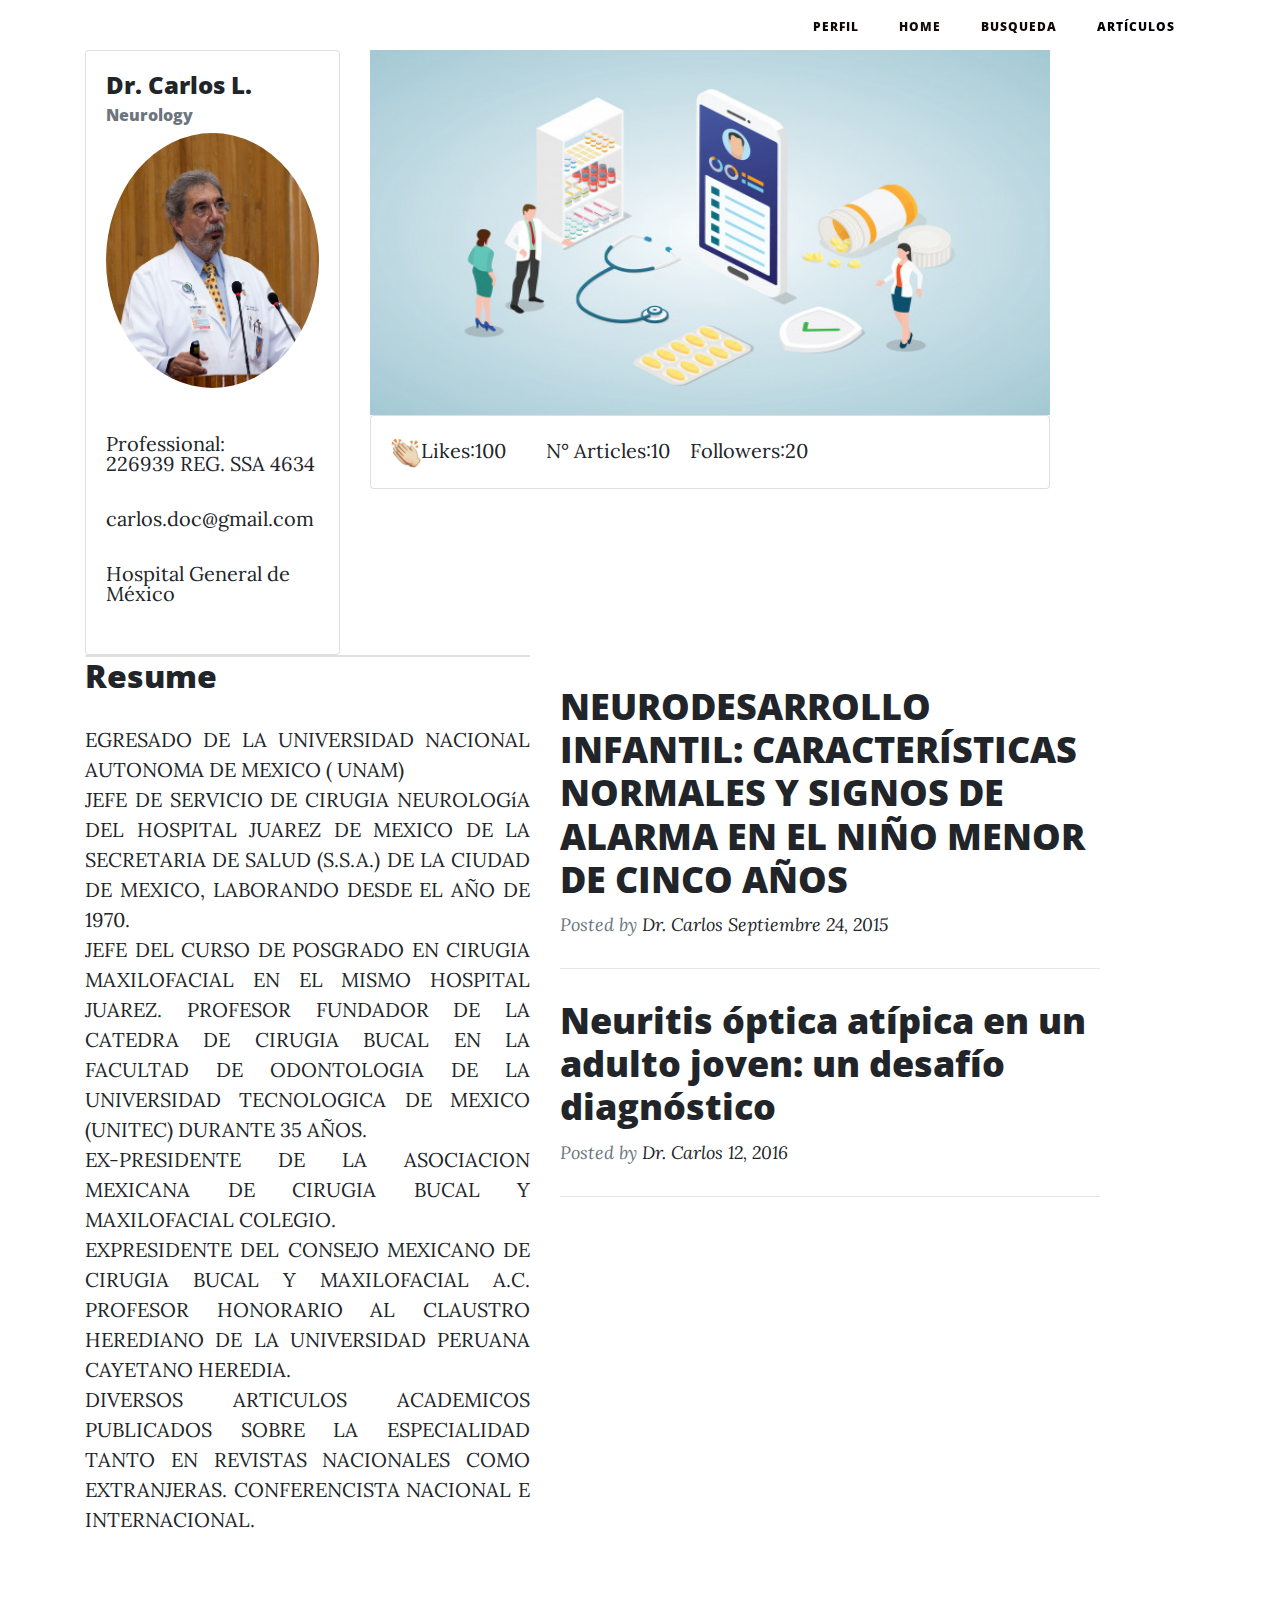
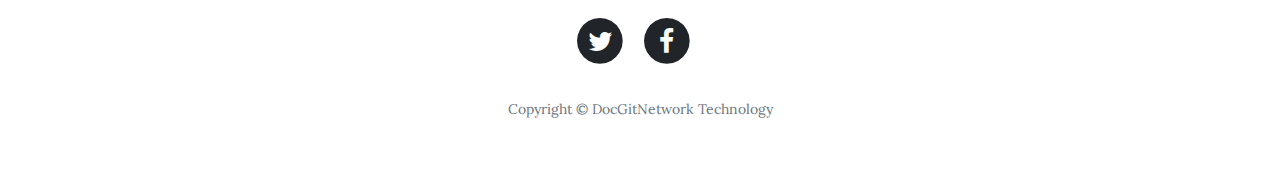
<file: index.html>
<!DOCTYPE html>
<html>

<head>
    <meta charset="utf-8">
    <meta name="viewport" content="width=device-width, initial-scale=1.0, shrink-to-fit=no">
    <title>Home - Brand</title>
    <link rel= "stylesheet" type= "/Static/bootstrap/css/bootstrap.min.css" href= "{{ url_for('static',filename='styles/mainpage.css') }}">
    <link rel="stylesheet" href="assets/bootstrap/css/bootstrap.min.css">
    <link rel="stylesheet" href="https://fonts.googleapis.com/css?family=Open+Sans:300italic,400italic,600italic,700italic,800italic,400,300,600,700,800">
    <link rel="stylesheet" href="https://fonts.googleapis.com/css?family=Lora:400,700,400italic,700italic">
    <link rel="stylesheet" href="assets/fonts/font-awesome.min.css">
</head>

<body>
    <nav class="navbar navbar-light navbar-expand-lg fixed-top" id="mainNav">
        <div class="container"><button data-toggle="collapse" data-target="#navbarResponsive" class="navbar-toggler" aria-controls="navbarResponsive" aria-expanded="false" aria-label="Toggle navigation"><i class="fa fa-bars"></i></button>
            <div class="collapse navbar-collapse"
                id="navbarResponsive">
                <ul class="nav navbar-nav ml-auto">
                    <li class="nav-item" role="presentation"><a class="nav-link" href="index.html" style="color: rgb(16,6,6);">pERFIL</a></li>
                    <li class="nav-item" role="presentation"><a class="nav-link" href="../UNAMhack1/index.html" style="color: rgb(20,11,11);">HOME</a></li>
                    <li class="nav-item" role="presentation"><a class="nav-link" href="Articulos.html" style="color: rgb(18,7,7);">Busqueda</a></li>
                    <li class="nav-item" role="presentation"><a class="nav-link" href="Articulos.html" style="color: rgb(2,1,7);">Artículos</a></li>
                </ul>
            </div>
        </div>
    </nav>
    <header class="masthead"></header>
    <div>
        <div class="container">
            <div class="row">
                <div class="col-lg-3">
                    <div class="card">
                        <div class="card-body">
                            <h4 class="card-title">Dr. Carlos L.</h4>
                            <h6 class="text-muted card-subtitle mb-2">Neurology</h6><img class="rounded-circle img-fluid mb-3" src="../Recursos/Perfil.jpg" height="50" width="1500">
                            <p class="text-left card-text" style="width: 100;font-size: 10;line-height: 1;">Professional:<br>226939 REG. SSA 4634</p>
                            <p class="text-left" style="font-size: 10;">carlos.doc@gmail.com</p>
                            <p class="text-left" style="line-height: 1;">Hospital General de México</p>
                        </div>
                    </div>
                </div>
                <div class="col-auto"><img src="assets/img/online-diagnosis-health-medical-consultation-with-doctor-with-smartphone-isometric_82472-181.jpg" width="680" height="365">
                    <div class="card">
                        <div class="card-body"><img src="assets/img/brmUqrMF_400x400.jpeg" width="30" height="30"><a class="card-link" href="#">Likes:100</a><a class="card-link" href="#"></a><a class="card-link" href="#">N° Articles:10</a><a class="card-link" href="#">Followers:20</a></div>
                    </div>
                </div>
            </div>
            <div class="row">
                <div class="col-md-6 col-lg-5 text-justify">
                    <div class="card"></div>
                    <h2 class="post-title ">Resume</h2>
                    <p>EGRESADO DE LA UNIVERSIDAD NACIONAL AUTONOMA DE MEXICO ( UNAM)<br> JEFE DE SERVICIO DE CIRUGIA NEUROLOGíA DEL HOSPITAL JUAREZ DE MEXICO DE LA SECRETARIA DE SALUD (S.S.A.) DE LA CIUDAD DE MEXICO, LABORANDO DESDE EL AÑO DE 1970.<br> JEFE DEL CURSO DE POSGRADO EN CIRUGIA MAXILOFACIAL EN EL MISMO HOSPITAL JUAREZ. PROFESOR FUNDADOR DE LA CATEDRA DE CIRUGIA BUCAL EN LA FACULTAD DE ODONTOLOGIA DE LA UNIVERSIDAD TECNOLOGICA DE MEXICO (UNITEC) DURANTE 35 AÑOS.<br> EX-PRESIDENTE DE LA ASOCIACION MEXICANA DE CIRUGIA BUCAL Y MAXILOFACIAL COLEGIO.<br> EXPRESIDENTE DEL CONSEJO MEXICANO DE CIRUGIA BUCAL Y MAXILOFACIAL A.C. PROFESOR HONORARIO AL CLAUSTRO HEREDIANO DE LA UNIVERSIDAD PERUANA CAYETANO HEREDIA. <br>DIVERSOS ARTICULOS ACADEMICOS PUBLICADOS SOBRE LA ESPECIALIDAD TANTO EN REVISTAS NACIONALES COMO EXTRANJERAS. CONFERENCISTA NACIONAL E INTERNACIONAL.</p>
                </div>
                <div class="col-md-10 col-lg-6 offset-lg-0">
                    <div class="post-preview" style="width: 1000;">
                        <a href="#">
                            <h4 class="post-title">NEURODESARROLLO INFANTIL: CARACTERÍSTICAS NORMALES Y SIGNOS DE ALARMA EN EL NIÑO MENOR DE CINCO AÑOS</h4>
                            <h3 class="post-subtitle"></h3>
                        </a>
                        <p class="post-meta">Posted by&nbsp;<a href="#">Dr. Carlos Septiembre 24, 2015</a></p>
                    </div>
                    <hr>
                    <div class="post-preview">
                        <a href="#">
                            <h2 class="post-title">Neuritis óptica atípica en un adulto joven: un desafío diagnóstico</h2>
                        </a>
                         <p class="post-meta">Posted by&nbsp;<a href="#">Dr. Carlos  12, 2016</a></p>
                    </div>
                    <hr>
                    <div class="clearfix"></div>
                </div>
            </div>
        </div>
    </div>
    <div></div>
    <footer>
        <div class="container">
            <div class="row">
                <div class="col-md-10 col-lg-8 mx-auto">
                    <ul class="list-inline text-center">
                        <li class="list-inline-item"><span class="fa-stack fa-lg"><i class="fa fa-circle fa-stack-2x"></i><i class="fa fa-twitter fa-stack-1x fa-inverse"></i></span></li>
                        <li class="list-inline-item"><span class="fa-stack fa-lg"><i class="fa fa-circle fa-stack-2x"></i><i class="fa fa-facebook fa-stack-1x fa-inverse"></i></span></li>
                        <li class="list-inline-item"></li>
                    </ul>
                    <p class="text-muted copyright">Copyright&nbsp;©&nbsp;DocGitNetwork Technology</p>
                </div>
            </div>
        </div>
    </footer>
    <script src="assets/js/jquery.min.js"></script>
    <script src="assets/bootstrap/js/bootstrap.min.js"></script>
    <script src="assets/js/clean-blog.js"></script>
</body>

</html>
</file>
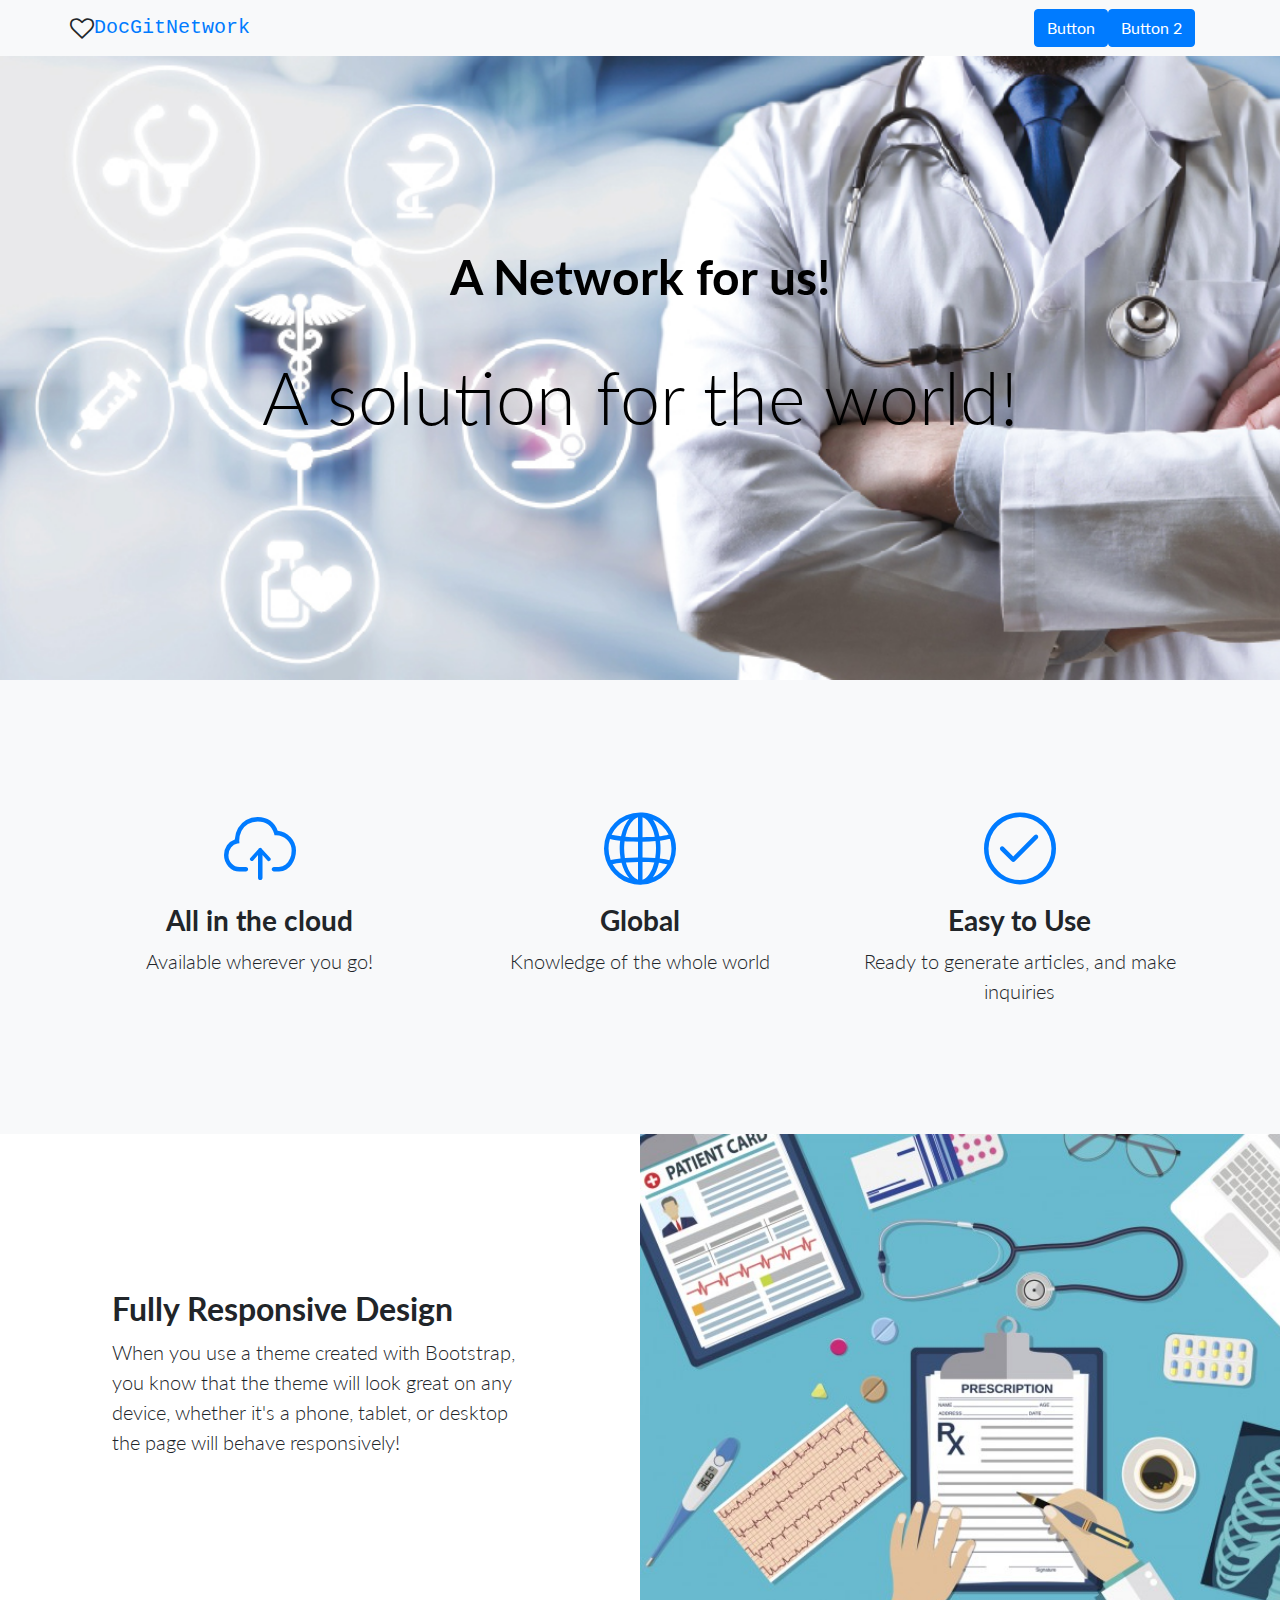
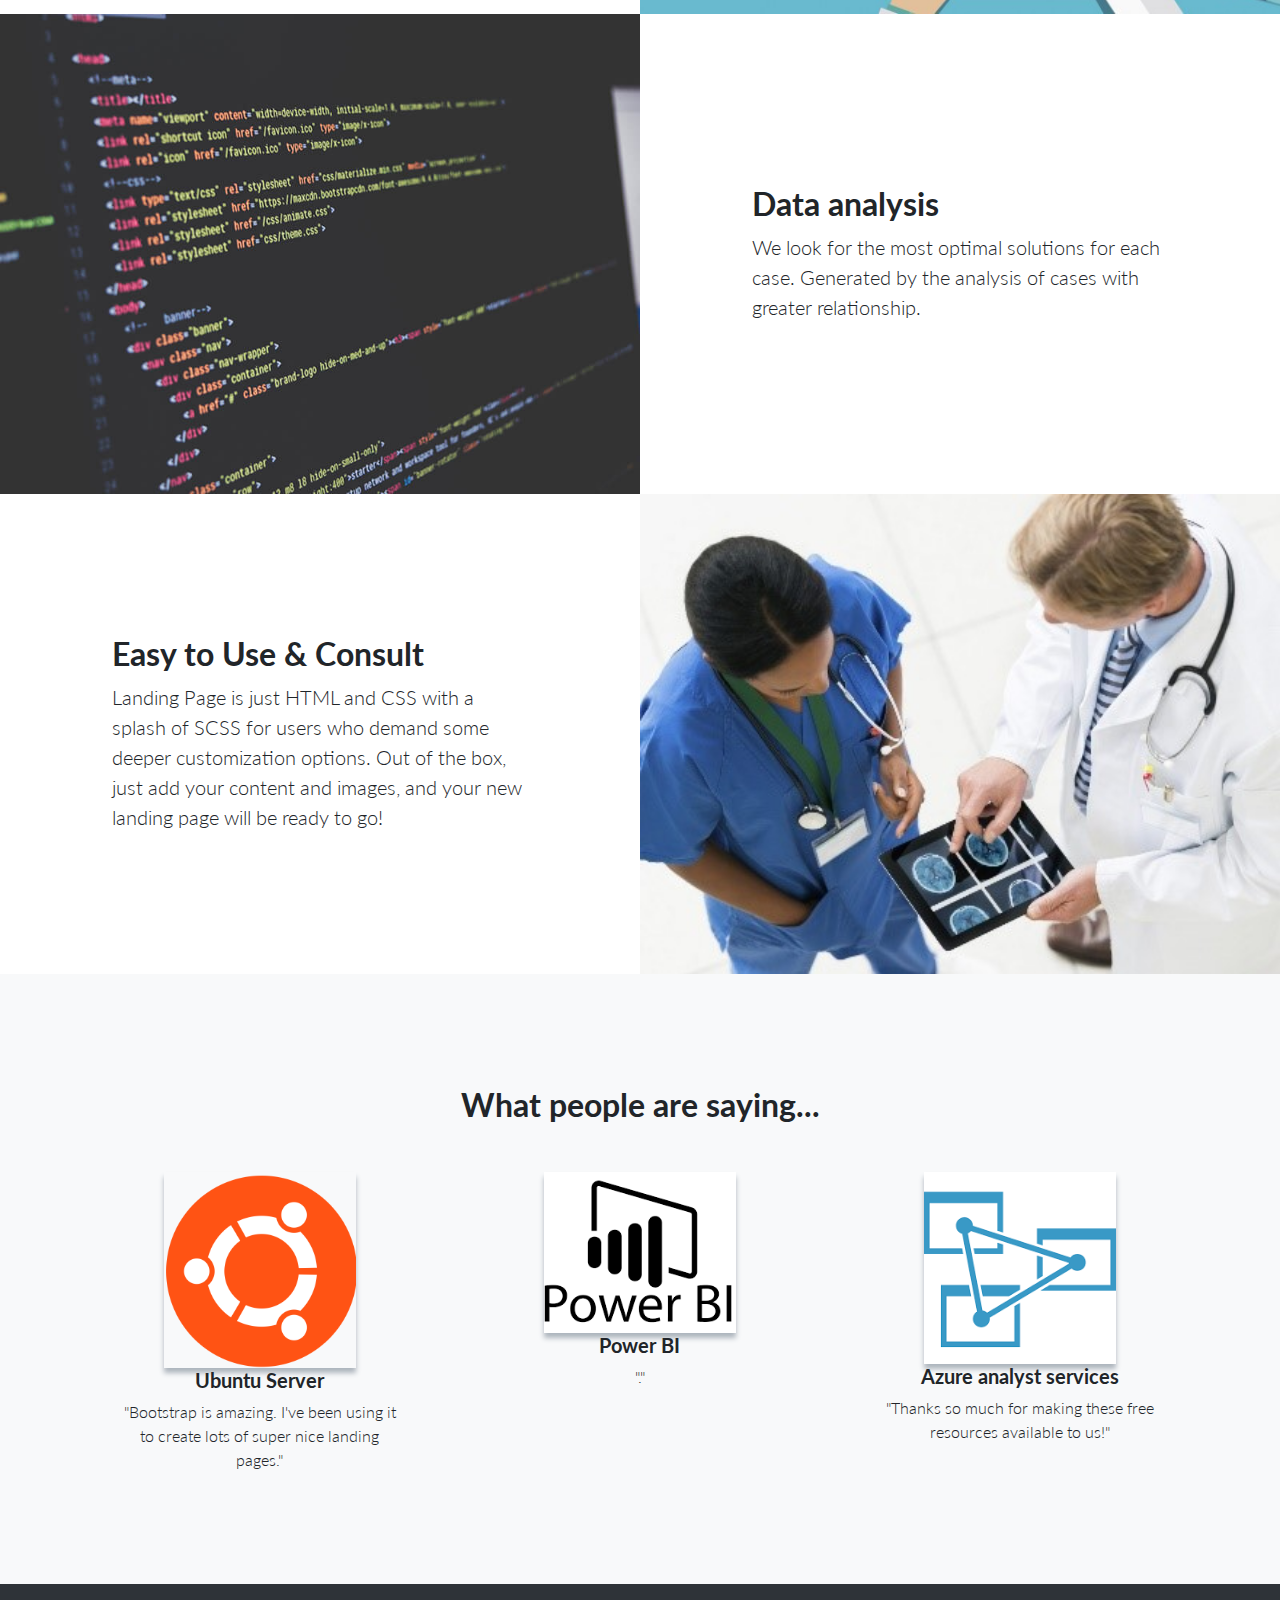
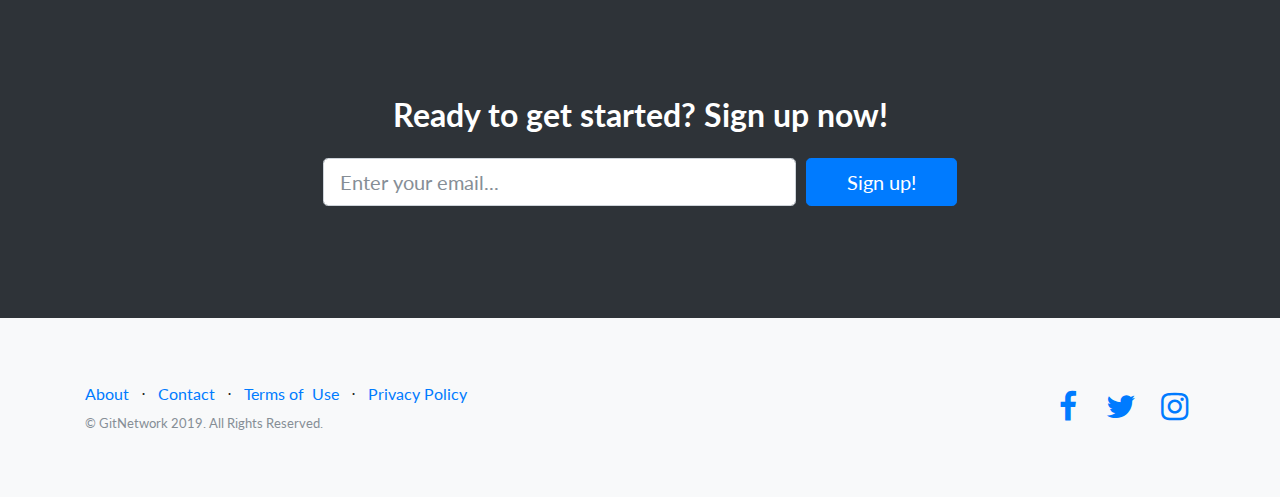
<file: UNAMhack/index.html>
<!DOCTYPE html>
<html style="height: 260;">

<head>
    <meta charset="utf-8">
    <meta name="viewport" content="width=device-width, initial-scale=1.0, shrink-to-fit=no">
    <title>Home - GitNetwork</title>
    <link rel="stylesheet" href="assets/bootstrap/css/bootstrap.min.css">
    <link rel="stylesheet" href="https://fonts.googleapis.com/css?family=Lato:300,400,700,300italic,400italic,700italic">
    <link rel="stylesheet" href="https://fonts.googleapis.com/css?family=Abril+Fatface">
    <link rel="stylesheet" href="assets/fonts/font-awesome.min.css">
    <link rel="stylesheet" href="assets/fonts/simple-line-icons.min.css">
    <link rel="stylesheet" href="https://cdnjs.cloudflare.com/ajax/libs/animate.css/3.5.2/animate.min.css">
    <link rel="stylesheet" href="assets/css/Navigation-with-Search.css">
    <link rel="stylesheet" href="assets/css/untitled.css">
</head>

<body>
    <nav class="navbar navbar-light navbar-expand bg-light navigation-clean">
        <div class="container"><i class="fa fa-heart-o"></i><a class="navbar-brand text-monospace text-lg-left text-xl-left text-primary" href="#">DocGitNetwork</a>
            <div></div>
            <div class="container text-right">
                <div class="row justify-content-end">
                    <div class="col-auto"><button class="btn btn-primary" type="button">Button<div class="btn-group" role="group"><button class="btn btn-primary" type="button">Button 2</button></div>
                    </button>
                </div>
            </div>
        </div>
        </div>
    </nav>
    <header class="masthead text-white text-center" style="no-repeat center center;background-size: cover;width: auto;height: auto;background-image: url(&quot;assets/img/primary-secondary-tertiary-medical-care.jpg&quot;);filter: blur(0px);background-size: cover;">
        <div class="container">
            <div class="col-xl-10 mx-auto">
                <h1 class="text-center mb-5" style="color: rgb(0,0,0);font-size: 56;">A Network for us!</h1>
                <h2 class="display-3 mb-5" style="color: rgb(0,0,0);font-family: Lato, sans-serif;">A solution for the world!</h2>
                <div class="collapse navbar-collapse" id="navcol-1">
                    <ul class="nav nav-tabs">
                        <li class="nav-item"></li>
                    </ul>
                    <form class="form-inline mr-auto" target="_self">
                        <div class="form-group"><label for="search-field"></label><input class="form-control search-field" type="search" id="search-field" name="search"></div>
                    </form>
                </div>
            </div>
        </div>
    </header>
    <section class="features-icons bg-light text-center">
        <div class="container">
            <div class="row">
                <div class="col-lg-4">
                    <div class="mx-auto features-icons-item mb-5 mb-lg-0 mb-lg-3">
                        <div class="d-flex features-icons-icon"><i class="icon-cloud-upload m-auto text-primary" data-bs-hover-animate="pulse"></i></div>
                        <h3>All in the cloud</h3>
                        <p class="lead mb-0">Available wherever you go!</p>
                    </div>
                </div>
                <div class="col-lg-4">
                    <div class="mx-auto features-icons-item mb-5 mb-lg-0 mb-lg-3">
                        <div class="d-flex features-icons-icon"><i class="icon-globe m-auto text-primary" data-bs-hover-animate="pulse"></i></div>
                        <h3>Global</h3>
                        <p class="lead mb-0">Knowledge of the whole world<br></p>
                    </div>
                </div>
                <div class="col-lg-4">
                    <div class="mx-auto features-icons-item mb-5 mb-lg-0 mb-lg-3">
                        <div class="d-flex features-icons-icon"><i class="icon-check m-auto text-primary" data-bs-hover-animate="pulse"></i></div>
                        <h3>Easy to Use</h3>
                        <p class="lead mb-0">Ready to generate articles, and make inquiries<br></p>
                    </div>
                </div>
            </div>
        </div>
    </section>
    <section class="showcase">
        <div class="container-fluid p-0">
            <div class="row no-gutters">
                <div class="col-lg-6 order-lg-2 text-white showcase-img" style="background-image: url(&quot;assets/img/hospital,_doctor,_tests,_orders.jpg&quot;);"><span></span></div>
                <div class="col-lg-6 my-auto order-lg-1 showcase-text">
                    <h2>Fully Responsive Design</h2>
                    <p class="lead mb-0">When you use a theme created with Bootstrap, you know that the theme will look great on any device, whether it's a phone, tablet, or desktop the page will behave responsively!</p>
                </div>
            </div>
            <div class="row no-gutters">
                <div class="col-lg-6 text-white showcase-img" style="background-image:url(&quot;assets/img/bg-showcase-2.jpg&quot;);"><span></span></div>
                <div class="col-lg-6 my-auto order-lg-1 showcase-text">
                    <h2>Data analysis<br></h2>
                    <p class="lead mb-0">We look for the most optimal solutions for each case. Generated by the analysis of cases with greater relationship.<br></p>
                </div>
            </div>
            <div class="row no-gutters">
                <div class="col-lg-6 order-lg-2 text-white showcase-img" style="background-image: url(&quot;assets/img/medical-care-image.jpg&quot;);"><span></span></div>
                <div class="col-lg-6 my-auto order-lg-1 showcase-text">
                    <h2>Easy to Use &amp;&nbsp;Consult</h2>
                    <p class="lead mb-0">Landing Page is just HTML and CSS with a splash of SCSS for users who demand some deeper customization options. Out of the box, just add your content and images, and your new landing page will be ready to go!</p>
                </div>
            </div>
        </div>
    </section>
    <section class="testimonials text-center bg-light">
        <div class="container">
            <h2 class="mb-5">What people are saying...</h2>
            <div class="row">
                <div class="col-lg-4">
                    <div class="mx-auto testimonial-item mb-5 mb-lg-0"><img src="assets/img/linux-ubuntu-logo.png">
                        <h5>Ubuntu Server</h5>
                        <p class="font-weight-light mb-0">"Bootstrap is amazing. I've been using it to create lots of super nice landing pages."</p>
                    </div>
                </div>
                <div class="col-lg-4">
                    <div class="mx-auto testimonial-item mb-5 mb-lg-0"><img src="assets/img/descarga%20(1).png">
                        <h5>Power BI</h5>
                        <p class="font-weight-light mb-0">"."</p>
                    </div>
                </div>
                <div class="col-lg-4">
                    <div class="mx-auto testimonial-item mb-5 mb-lg-0"><img src="assets/img/descarga.png">
                        <h5>Azure analyst services</h5>
                        <p class="font-weight-light mb-0">"Thanks so much for making these free resources available to us!"</p>
                    </div>
                </div>
            </div>
        </div>
    </section>
    <section class="call-to-action text-white text-center" style="no-repeat center center;background-size:cover;">
        <div class="overlay"></div>
        <div class="container">
            <div class="row">
                <div class="col-xl-9 mx-auto">
                    <h2 class="mb-4">Ready to get started? Sign up now!</h2>
                </div>
                <div class="col-md-10 col-lg-8 col-xl-7 mx-auto">
                    <form>
                        <div class="form-row">
                            <div class="col-12 col-md-9 mb-2 mb-md-0"><input class="form-control form-control-lg" type="email" placeholder="Enter your email..."></div>
                            <div class="col-12 col-md-3"><button class="btn btn-primary btn-block btn-lg" type="submit">Sign up!</button></div>
                        </div>
                    </form>
                </div>
            </div>
        </div>
    </section>
    <footer class="footer bg-light">
        <div class="container">
            <div class="row">
                <div class="col-lg-6 my-auto h-100 text-center text-lg-left">
                    <ul class="list-inline mb-2">
                        <li class="list-inline-item"><a href="#">About</a></li>
                        <li class="list-inline-item"><span>⋅</span></li>
                        <li class="list-inline-item"><a href="#">Contact</a></li>
                        <li class="list-inline-item"><span>⋅</span></li>
                        <li class="list-inline-item"><a href="#">Terms of &nbsp;Use</a></li>
                        <li class="list-inline-item"><span>⋅</span></li>
                        <li class="list-inline-item"><a href="#">Privacy Policy</a></li>
                    </ul>
                    <p class="text-muted small mb-4 mb-lg-0">© GitNetwork 2019. All Rights Reserved.</p>
                </div>
                <div class="col-lg-6 my-auto h-100 text-center text-lg-right">
                    <ul class="list-inline mb-0">
                        <li class="list-inline-item"><a href="#"><i class="fa fa-facebook fa-2x fa-fw"></i></a></li>
                        <li class="list-inline-item"><a href="#"><i class="fa fa-twitter fa-2x fa-fw"></i></a></li>
                        <li class="list-inline-item"><a href="#"><i class="fa fa-instagram fa-2x fa-fw"></i></a></li>
                    </ul>
                </div>
            </div>
        </div>
    </footer>
    <script src="assets/js/jquery.min.js"></script>
    <script src="assets/bootstrap/js/bootstrap.min.js"></script>
    <script src="assets/js/bs-animation.js"></script>
</body>

</html>
</file>
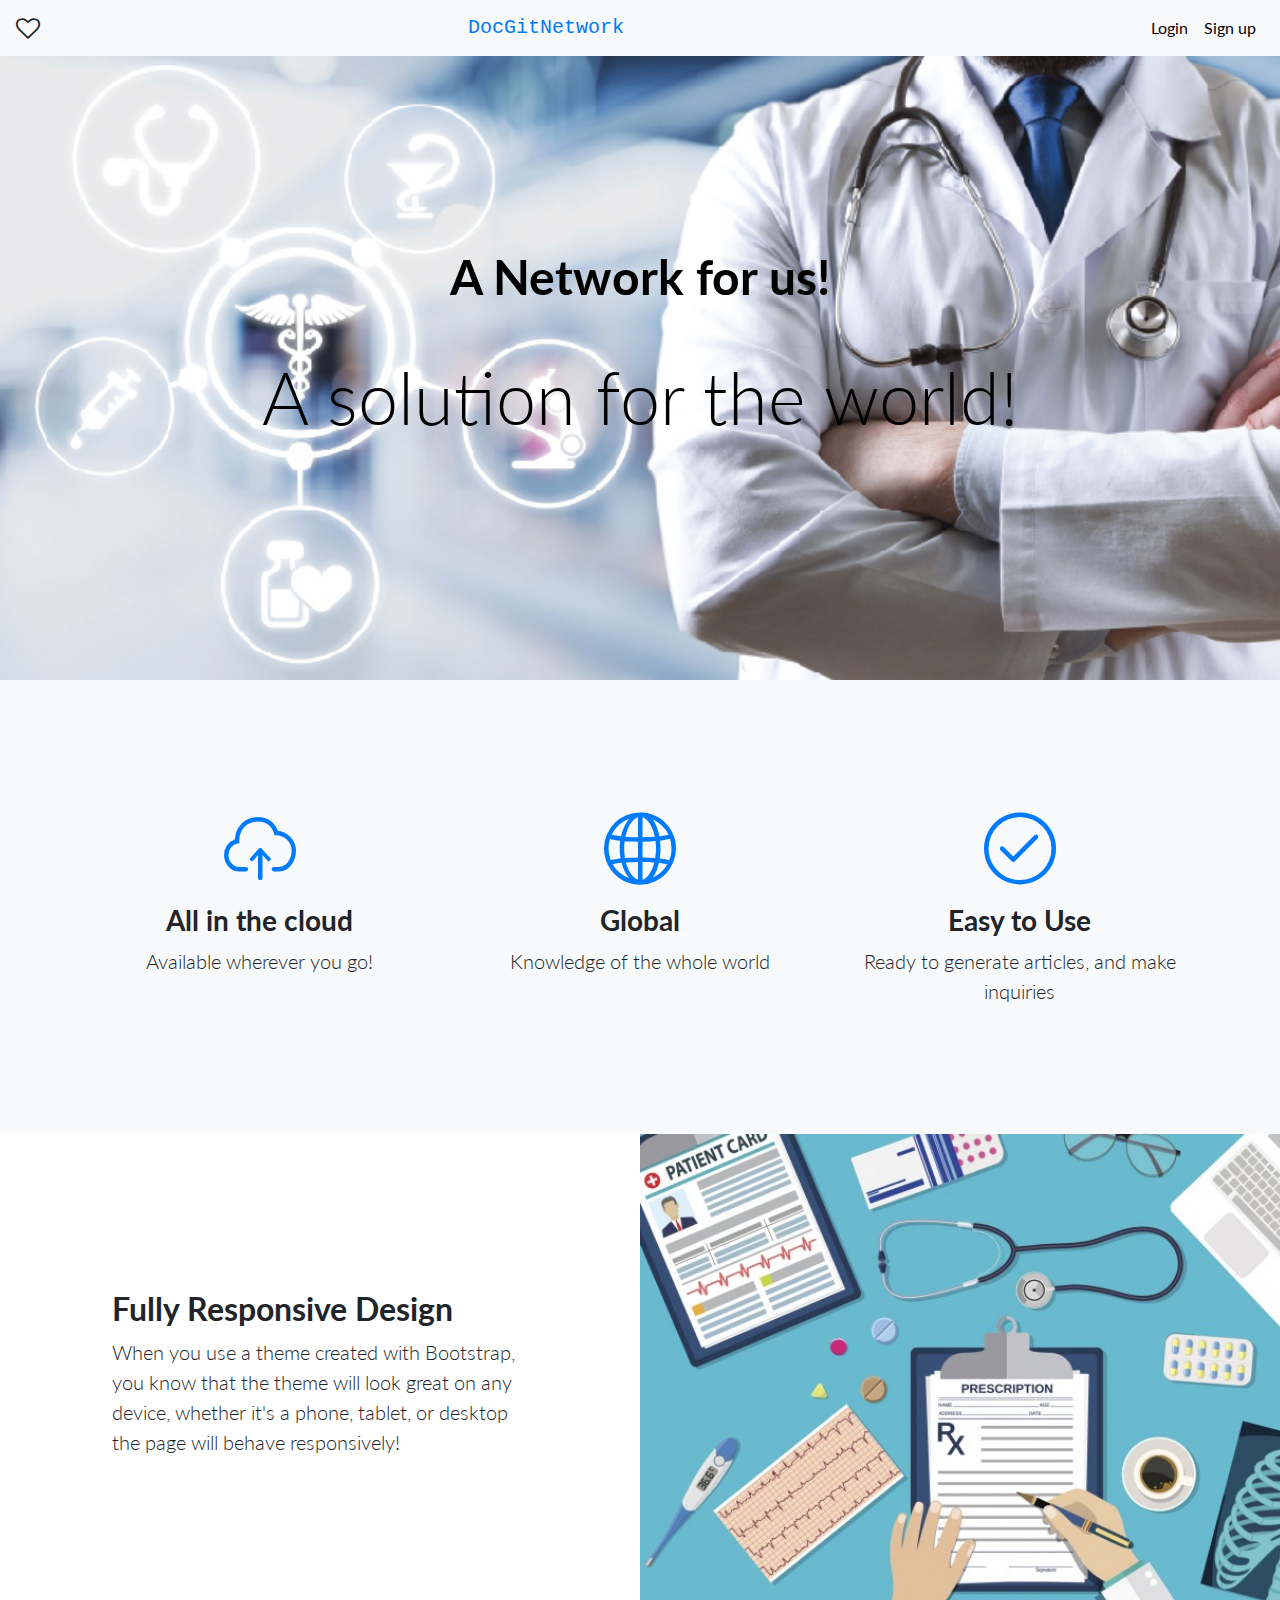
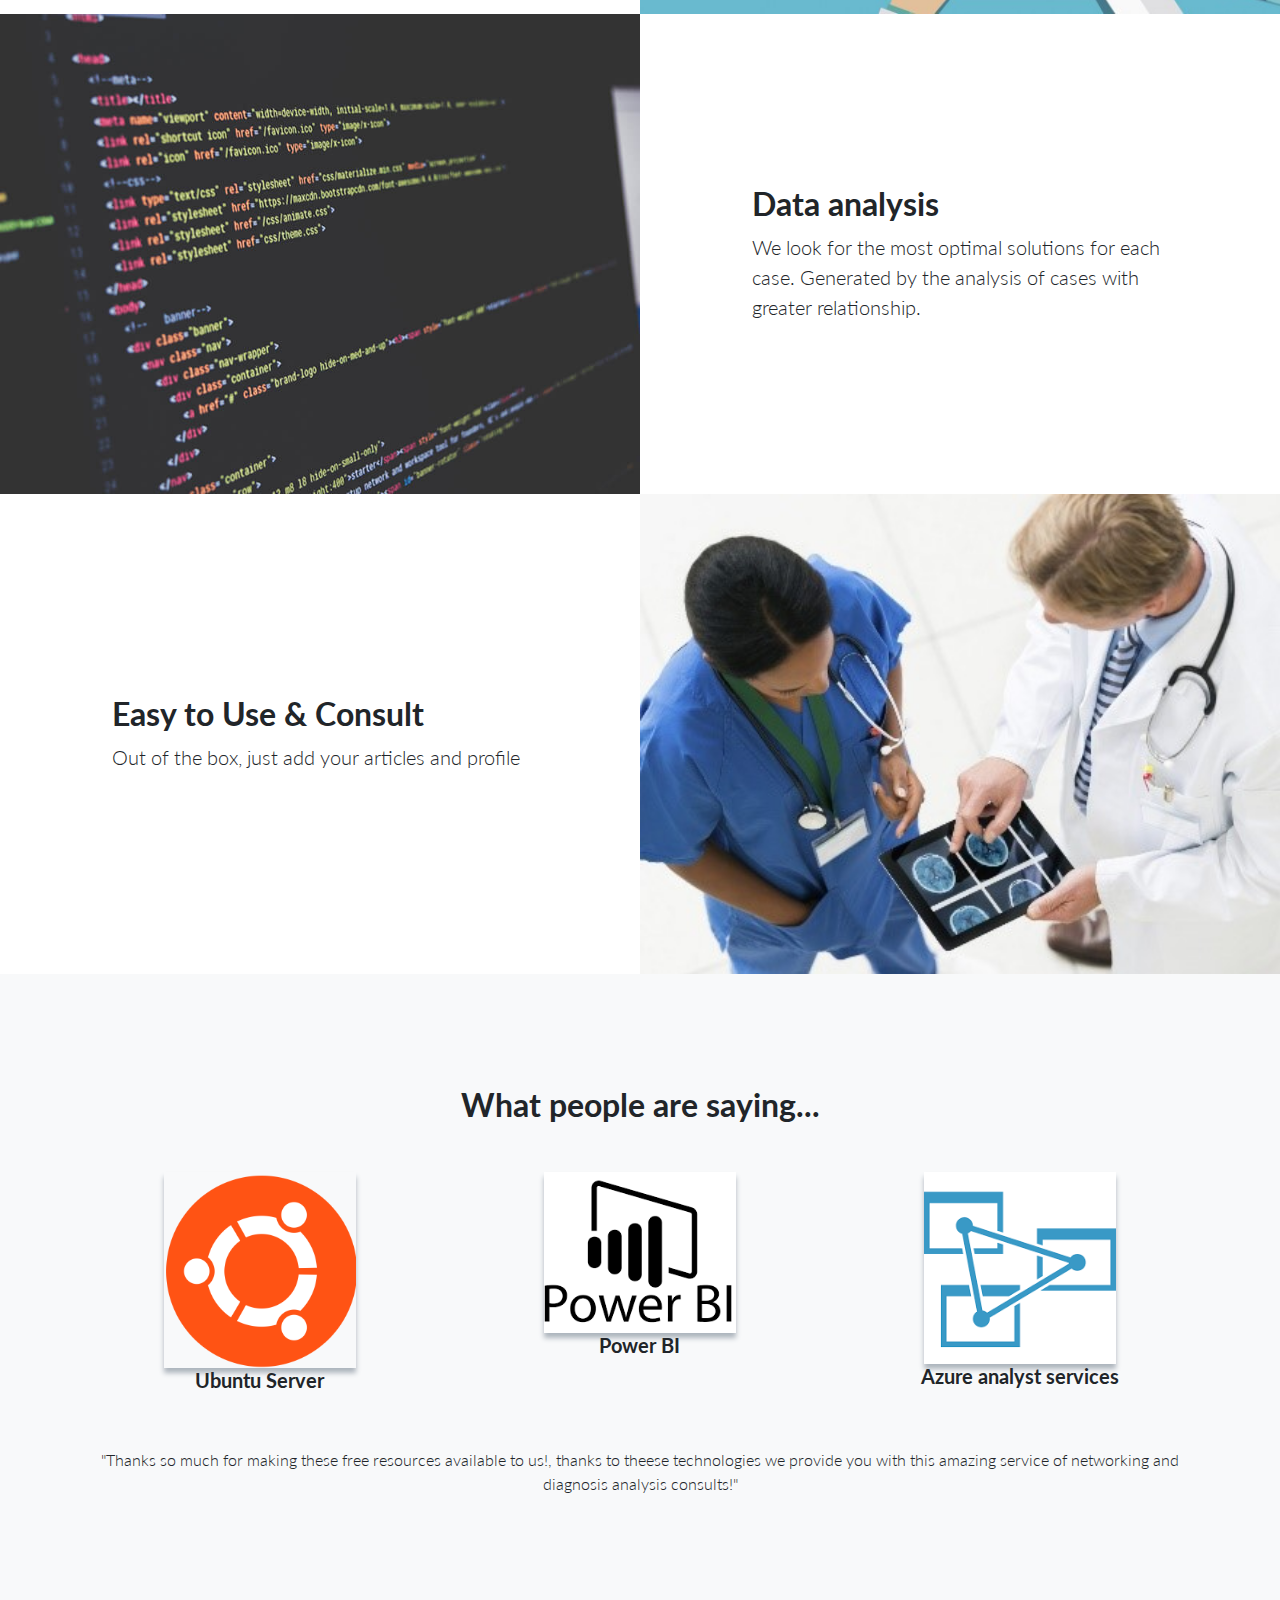
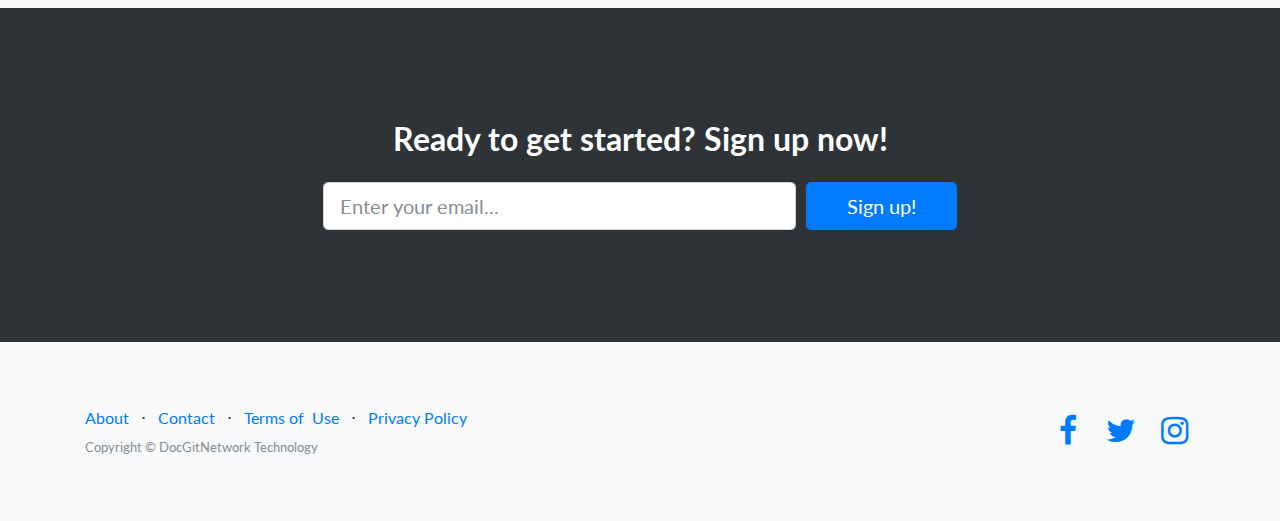
<file: UNAMhack1/index.html>
<!DOCTYPE html>
<html style="height: 260;">

<head>
    <meta charset="utf-8">
    <meta name="viewport" content="width=device-width, initial-scale=1.0, shrink-to-fit=no">
    <title>Home - GitNetwork</title>
    <link rel="stylesheet" href="assets/bootstrap/css/bootstrap.min.css">
    <link rel="stylesheet" href="https://fonts.googleapis.com/css?family=Lato:300,400,700,300italic,400italic,700italic">
    <link rel="stylesheet" href="https://fonts.googleapis.com/css?family=Abril+Fatface">
    <link rel="stylesheet" href="assets/fonts/font-awesome.min.css">
    <link rel="stylesheet" href="assets/fonts/simple-line-icons.min.css">
    <link rel="stylesheet" href="https://cdnjs.cloudflare.com/ajax/libs/animate.css/3.5.2/animate.min.css">
    <link rel="stylesheet" href="assets/css/Navigation-with-Search.css">
    <link rel="stylesheet" href="assets/css/untitled.css">
</head>

<body>
    <nav class="navbar navbar-light navbar-expand bg-light navigation-clean">
          <div class="container"><i class="fa fa-heart-o"></i><a class="navbar-brand text-monospace text-lg-left text-xl-left text-primary" >DocGitNetwork</a>
            
        </div>
        <div class="container"><button data-toggle="collapse" data-target="#navbarResponsive" class="navbar-toggler" aria-controls="navbarResponsive" aria-expanded="false" aria-label="Toggle navigation"><i class="fa fa-bars"></i></button>
            <div class="collapse navbar-collapse"
                id="navbarResponsive">
                <ul class="nav navbar-nav ml-auto">
                    <li class="nav-item" role="presentation"><a class="nav-link" href="contact.html" style="color: rgb(18,7,7);">Login</a></li>
                    <li class="nav-item" role="presentation"><a class="nav-link" href="post.html" style="color: rgb(2,1,7);">Sign up</a></li>
                </ul>
            </div>
        </div>

      
    </nav>
    <header class="masthead text-white text-center" style="no-repeat center center;background-size: cover;width: auto;height: auto;background-image: url(&quot;assets/img/primary-secondary-tertiary-medical-care.jpg&quot;);filter: blur(0px);background-size: cover;">
        <div class="container">
            <div class="col-xl-10 mx-auto">
                <h1 class="text-center mb-5" style="color: rgb(0,0,0);font-size: 56;">A Network for us!</h1>
                <h2 class="display-3 mb-5" style="color: rgb(0,0,0);font-family: Lato, sans-serif;">A solution for the world!</h2>
                <div class="collapse navbar-collapse" id="navcol-1">
                    <ul class="nav nav-tabs">
                        <li class="nav-item"></li>
                    </ul>
                    <form class="form-inline mr-auto" target="_self">
                        <div class="form-group"><label for="search-field"></label><input class="form-control search-field" type="search" id="search-field" name="search"></div>
                    </form>
                </div>
            </div>
        </div>
    </header>
    <section class="features-icons bg-light text-center">
        <div class="container">
            <div class="row">
                <div class="col-lg-4">
                    <div class="mx-auto features-icons-item mb-5 mb-lg-0 mb-lg-3">
                        <div class="d-flex features-icons-icon"><i class="icon-cloud-upload m-auto text-primary" data-bs-hover-animate="pulse"></i></div>
                        <h3>All in the cloud</h3>
                        <p class="lead mb-0">Available wherever you go!</p>
                    </div>
                </div>
                <div class="col-lg-4">
                    <div class="mx-auto features-icons-item mb-5 mb-lg-0 mb-lg-3">
                        <div class="d-flex features-icons-icon"><i class="icon-globe m-auto text-primary" data-bs-hover-animate="pulse"></i></div>
                        <h3>Global</h3>
                        <p class="lead mb-0">Knowledge of the whole world<br></p>
                    </div>
                </div>
                <div class="col-lg-4">
                    <div class="mx-auto features-icons-item mb-5 mb-lg-0 mb-lg-3">
                        <div class="d-flex features-icons-icon"><i class="icon-check m-auto text-primary" data-bs-hover-animate="pulse"></i></div>
                        <h3>Easy to Use</h3>
                        <p class="lead mb-0">Ready to generate articles, and make inquiries<br></p>
                    </div>
                </div>
            </div>
        </div>
    </section>
    <section class="showcase">
        <div class="container-fluid p-0">
            <div class="row no-gutters">
                <div class="col-lg-6 order-lg-2 text-white showcase-img" style="background-image: url(&quot;assets/img/hospital,_doctor,_tests,_orders.jpg&quot;);"><span></span></div>
                <div class="col-lg-6 my-auto order-lg-1 showcase-text">
                    <h2>Fully Responsive Design</h2>
                    <p class="lead mb-0">When you use a theme created with Bootstrap, you know that the theme will look great on any device, whether it's a phone, tablet, or desktop the page will behave responsively!</p>
                </div>
            </div>
            <div class="row no-gutters">
                <div class="col-lg-6 text-white showcase-img" style="background-image:url(&quot;assets/img/bg-showcase-2.jpg&quot;);"><span></span></div>
                <div class="col-lg-6 my-auto order-lg-1 showcase-text">
                    <h2>Data analysis<br></h2>
                    <p class="lead mb-0">We look for the most optimal solutions for each case. Generated by the analysis of cases with greater relationship.<br></p>
                </div>
            </div>
            <div class="row no-gutters">
                <div class="col-lg-6 order-lg-2 text-white showcase-img" style="background-image: url(&quot;assets/img/medical-care-image.jpg&quot;);"><span></span></div>
                <div class="col-lg-6 my-auto order-lg-1 showcase-text">
                    <h2>Easy to Use &amp;&nbsp;Consult</h2>
                    <p class="lead mb-0"> Out of the box, just add your articles and profile </p>
                </div>
            </div>
        </div>
    </section>
    <section class="testimonials text-center bg-light">
        <div class="container">
            <h2 class="mb-5">What people are saying...</h2>
            <div class="row">
                <div class="col-lg-4">
                    <div class="mx-auto testimonial-item mb-5 mb-lg-0"><img src="assets/img/linux-ubuntu-logo.png">
                        <h5>Ubuntu Server</h5>
                    </div>
                </div>
                <div class="col-lg-4">
                    <div class="mx-auto testimonial-item mb-5 mb-lg-0"><img src="assets/img/descarga%20(1).png">
                        <h5>Power BI</h5>
                    </div>
                </div>
                <div class="col-lg-4">
                    <div class="mx-auto testimonial-item mb-5 mb-lg-0"><img src="assets/img/descarga.png">
                        <h5>Azure analyst services</h5>
                    </div>
                </div>
            </div>
            <br> <br>
            <p class="font-weight-light mb-0">"Thanks so much for making these free resources available to us!, thanks to theese technologies we provide you with this amazing service of networking and diagnosis analysis consults!"</p>
        </div>
    </section>
    <section class="call-to-action text-white text-center" style="no-repeat center center;background-size:cover;">
        <div class="overlay"></div>
        <div class="container">
            <div class="row">
                <div class="col-xl-9 mx-auto">
                    <h2 class="mb-4">Ready to get started? Sign up now!</h2>
                </div>
                <div class="col-md-10 col-lg-8 col-xl-7 mx-auto">
                    <form>
                        <div class="form-row">
                            <div class="col-12 col-md-9 mb-2 mb-md-0"><input class="form-control form-control-lg" type="email" placeholder="Enter your email..."></div>
                            <div class="col-12 col-md-3"><button class="btn btn-primary btn-block btn-lg" type="submit">Sign up!</button></div>
                        </div>
                    </form>
                </div>
            </div>
        </div>
    </section>
    <footer class="footer bg-light">
        <div class="container">
            <div class="row">
                <div class="col-lg-6 my-auto h-100 text-center text-lg-left">
                    <ul class="list-inline mb-2">
                        <li class="list-inline-item"><a href="#">About</a></li>
                        <li class="list-inline-item"><span>⋅</span></li>
                        <li class="list-inline-item"><a href="#">Contact</a></li>
                        <li class="list-inline-item"><span>⋅</span></li>
                        <li class="list-inline-item"><a href="#">Terms of &nbsp;Use</a></li>
                        <li class="list-inline-item"><span>⋅</span></li>
                        <li class="list-inline-item"><a href="#">Privacy Policy</a></li>
                    </ul>
                    <p class="text-muted small mb-4 mb-lg-0">Copyright&nbsp;©&nbsp;DocGitNetwork Technology</p>
                </div>
                <div class="col-lg-6 my-auto h-100 text-center text-lg-right">
                    <ul class="list-inline mb-0">
                        <li class="list-inline-item"><a href="#"><i class="fa fa-facebook fa-2x fa-fw"></i></a></li>
                        <li class="list-inline-item"><a href="#"><i class="fa fa-twitter fa-2x fa-fw"></i></a></li>
                        <li class="list-inline-item"><a href="#"><i class="fa fa-instagram fa-2x fa-fw"></i></a></li>
                    </ul>
                </div>
            </div>
        </div>
    </footer>
    <script src="assets/js/jquery.min.js"></script>
    <script src="assets/bootstrap/js/bootstrap.min.js"></script>
    <script src="assets/js/bs-animation.js"></script>
</body>

</html>
</file>
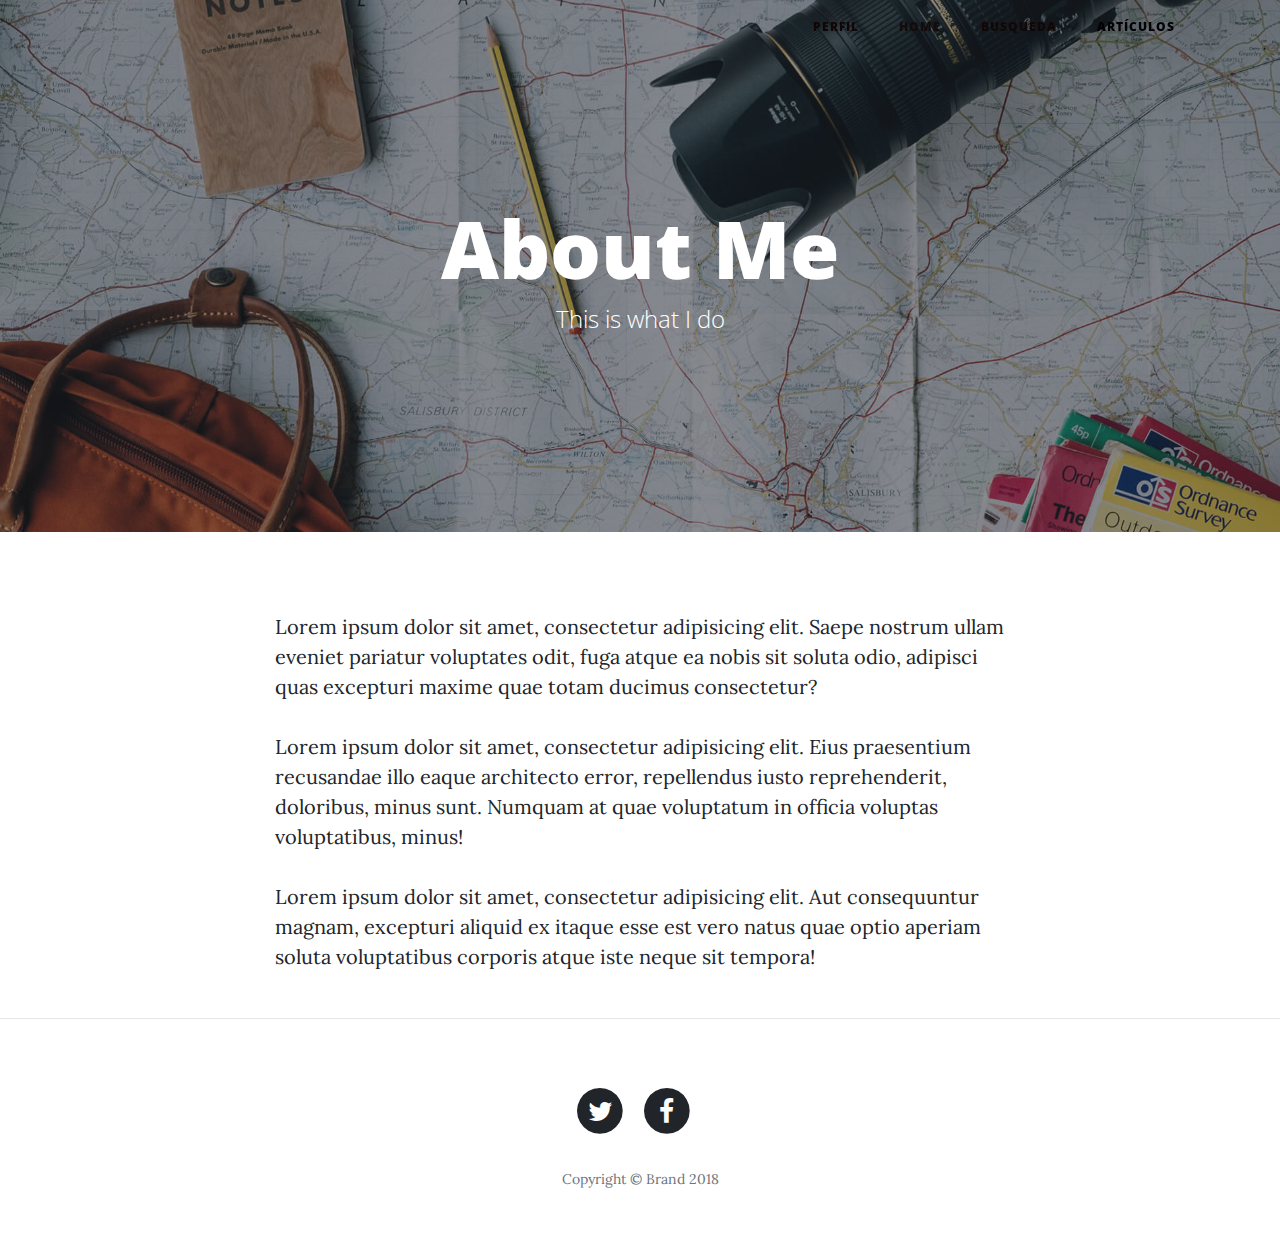
<file: about.html>
<!DOCTYPE html>
<html>

<head>
    <meta charset="utf-8">
    <meta name="viewport" content="width=device-width, initial-scale=1.0, shrink-to-fit=no">
    <title>About us - Brand</title>
    <link rel="stylesheet" href="assets/bootstrap/css/bootstrap.min.css">
    <link rel="stylesheet" href="https://fonts.googleapis.com/css?family=Open+Sans:300italic,400italic,600italic,700italic,800italic,400,300,600,700,800">
    <link rel="stylesheet" href="https://fonts.googleapis.com/css?family=Lora:400,700,400italic,700italic">
    <link rel="stylesheet" href="assets/fonts/font-awesome.min.css">
</head>

<body>
    <nav class="navbar navbar-light navbar-expand-lg fixed-top" id="mainNav">
        <div class="container"><button data-toggle="collapse" data-target="#navbarResponsive" class="navbar-toggler" aria-controls="navbarResponsive" aria-expanded="false" aria-label="Toggle navigation"><i class="fa fa-bars"></i></button>
            <div class="collapse navbar-collapse"
                id="navbarResponsive">
                <ul class="nav navbar-nav ml-auto">
                    <li class="nav-item" role="presentation"><a class="nav-link" href="index.html" style="color: rgb(16,6,6);">pERFIL</a></li>
                    <li class="nav-item" role="presentation"><a class="nav-link" href="about.html" style="color: rgb(20,11,11);">HOME</a></li>
                    <li class="nav-item" role="presentation"><a class="nav-link" href="contact.html" style="color: rgb(18,7,7);">Busqueda</a></li>
                    <li class="nav-item" role="presentation"><a class="nav-link" href="post.html" style="color: rgb(2,1,7);">Artículos</a></li>
                </ul>
            </div>
        </div>
    </nav>
    <header class="masthead" style="background-image:url('assets/img/about-bg.jpg');">
        <div class="overlay"></div>
        <div class="container">
            <div class="row">
                <div class="col-md-10 col-lg-8 mx-auto">
                    <div class="site-heading">
                        <h1>About Me</h1><span class="subheading">This is what I do</span></div>
                </div>
            </div>
        </div>
    </header>
    <div class="container">
        <div class="row">
            <div class="col-md-10 col-lg-8 mx-auto">
                <p>Lorem ipsum dolor sit amet, consectetur adipisicing elit. Saepe nostrum ullam eveniet pariatur voluptates odit, fuga atque ea nobis sit soluta odio, adipisci quas excepturi maxime quae totam ducimus consectetur?</p>
                <p>Lorem ipsum dolor sit amet, consectetur adipisicing elit. Eius praesentium recusandae illo eaque architecto error, repellendus iusto reprehenderit, doloribus, minus sunt. Numquam at quae voluptatum in officia voluptas voluptatibus, minus!</p>
                <p>Lorem ipsum dolor sit amet, consectetur adipisicing elit. Aut consequuntur magnam, excepturi aliquid ex itaque esse est vero natus quae optio aperiam soluta voluptatibus corporis atque iste neque sit tempora!</p>
            </div>
        </div>
    </div>
    <hr>
    <footer>
        <div class="container">
            <div class="row">
                <div class="col-md-10 col-lg-8 mx-auto">
                    <ul class="list-inline text-center">
                        <li class="list-inline-item"><span class="fa-stack fa-lg"><i class="fa fa-circle fa-stack-2x"></i><i class="fa fa-twitter fa-stack-1x fa-inverse"></i></span></li>
                        <li class="list-inline-item"><span class="fa-stack fa-lg"><i class="fa fa-circle fa-stack-2x"></i><i class="fa fa-facebook fa-stack-1x fa-inverse"></i></span></li>
                        <li class="list-inline-item"></li>
                    </ul>
                    <p class="text-muted copyright">Copyright&nbsp;©&nbsp;Brand 2018</p>
                </div>
            </div>
        </div>
    </footer>
    <script src="assets/js/jquery.min.js"></script>
    <script src="assets/bootstrap/js/bootstrap.min.js"></script>
    <script src="assets/js/clean-blog.js"></script>
</body>

</html>
</file>
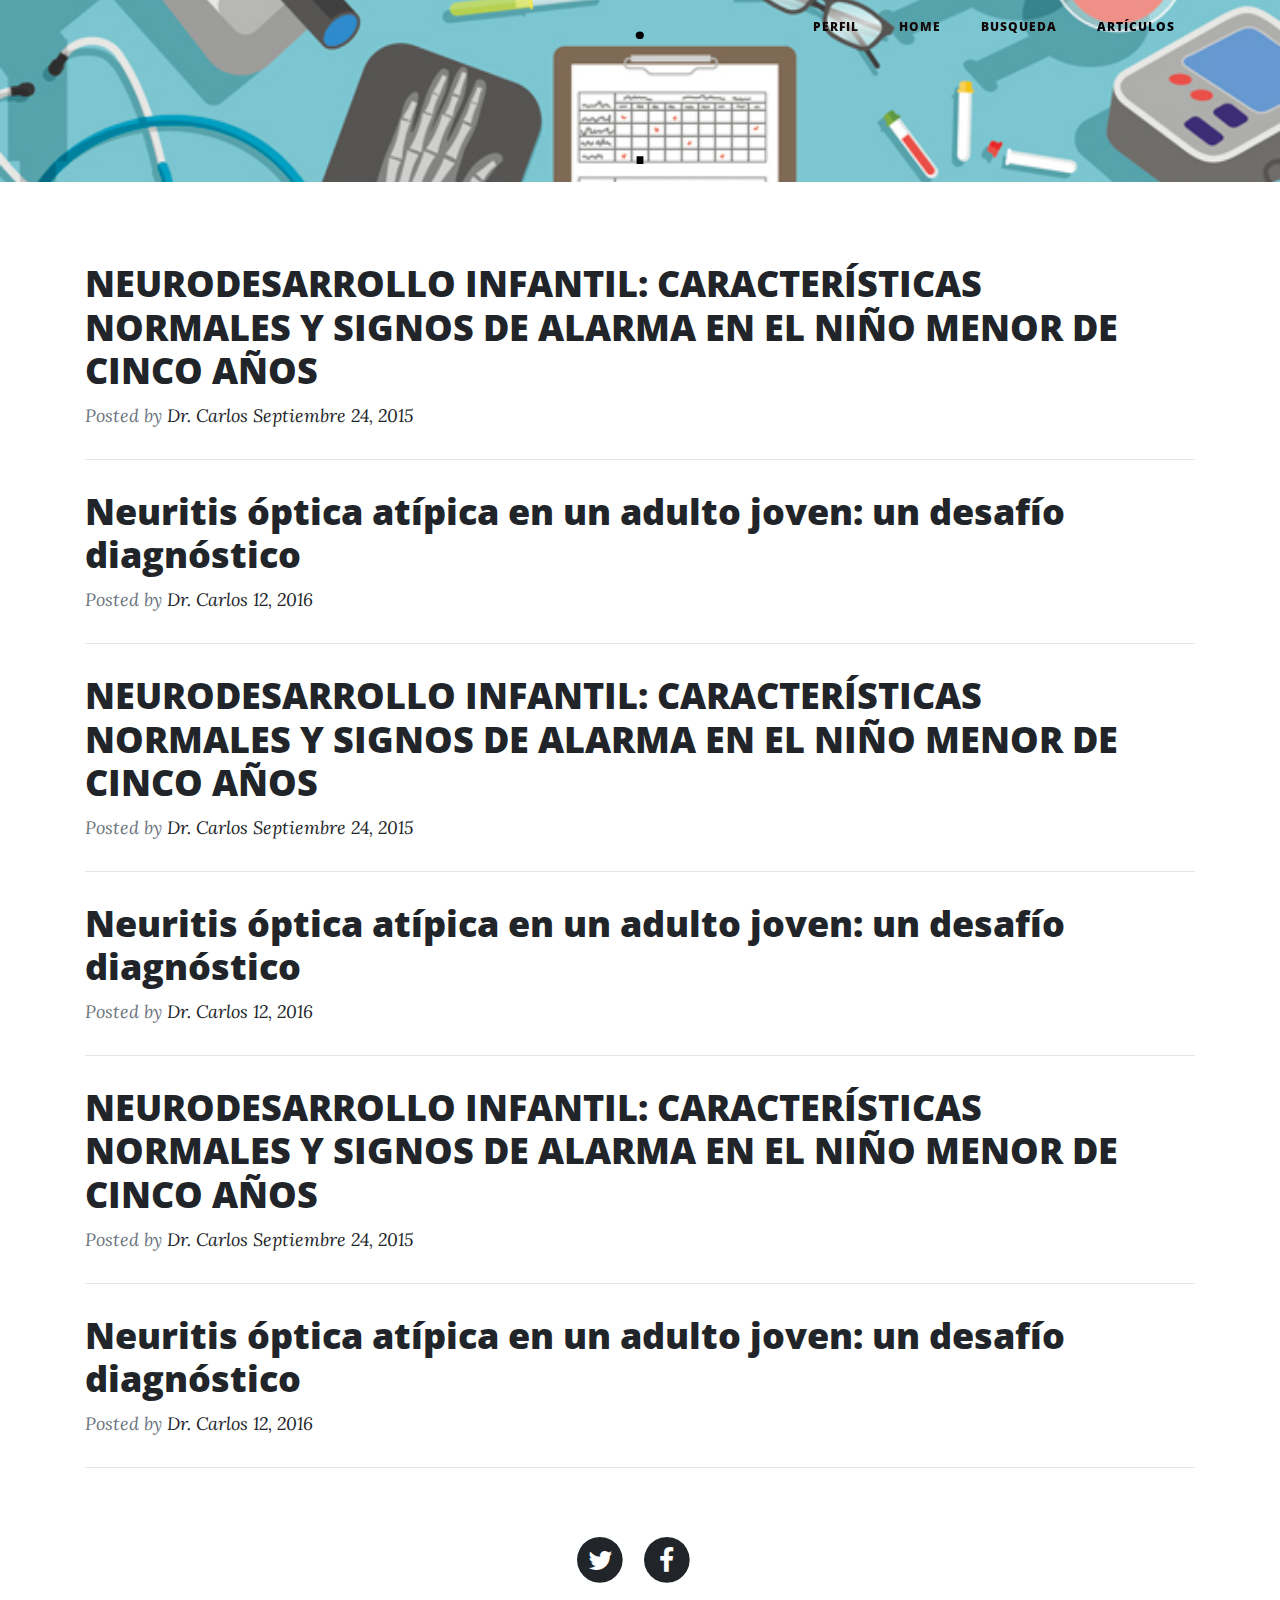
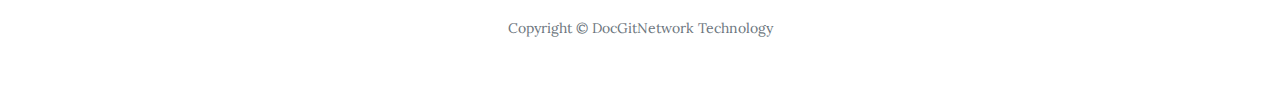
<file: Articulos.html>
<!DOCTYPE html>
<html>

<head>
    <meta charset="utf-8">
    <meta name="viewport" content="width=device-width, initial-scale=1.0, shrink-to-fit=no">
    <title>Home - Brand</title>
    <link rel= "stylesheet" type= "/Static/bootstrap/css/bootstrap.min.css" href= "{{ url_for('static',filename='styles/mainpage.css') }}">
    <link rel="stylesheet" href="assets/bootstrap/css/bootstrap.min.css">
    <link rel="stylesheet" href="https://fonts.googleapis.com/css?family=Open+Sans:300italic,400italic,600italic,700italic,800italic,400,300,600,700,800">
    <link rel="stylesheet" href="https://fonts.googleapis.com/css?family=Lora:400,700,400italic,700italic">
    <link rel="stylesheet" href="assets/fonts/font-awesome.min.css">
</head>

<body>
    <nav class="navbar navbar-light navbar-expand-lg fixed-top" id="mainNav">
        <div class="container"><button data-toggle="collapse" data-target="#navbarResponsive" class="navbar-toggler" aria-controls="navbarResponsive" aria-expanded="false" aria-label="Toggle navigation"><i class="fa fa-bars"></i></button>
            <div class="collapse navbar-collapse"
                id="navbarResponsive">
                <ul class="nav navbar-nav ml-auto">
                    <li class="nav-item" role="presentation"><a class="nav-link" href="index.html" style="color: rgb(16,6,6);">pERFIL</a></li>
                    <li class="nav-item" role="presentation"><a class="nav-link" href="about.html" style="color: rgb(20,11,11);">HOME</a></li>
                    <li class="nav-item" role="presentation"><a class="nav-link" href="contact.html" style="color: rgb(18,7,7);">Busqueda</a></li>
                    <li class="nav-item" role="presentation"><a class="nav-link" href="post.html" style="color: rgb(2,1,7);">Artículos</a></li>
                </ul>
            </div>
        </div>
    </nav>
    <div class="container">
        <div class="collapse navbar-collapse" id="navbarResponsive">
            <ul class="nav nav-tabs ml-auto">
                <li class="nav-item"><a class="nav-link" href="index.html">Home</a></li>
                <li class="nav-item"><a class="nav-link" href="about.html">About us</a></li>
                <li class="nav-item"><a class="nav-link" href="contact.html">Contact us</a></li>
                <li class="nav-item"><a class="nav-link" href="post.html">Blog Post</a></li>
            </ul>
        </div>
    </div>
     <header class="masthead text-white text-center" style="no-repeat center center;background-size: cover;width: auto;height: 1500;background-image: url(&quot;../Recursos/Articulos.jpg&quot;);filter: blur(0px);background-size: cover;">
        <div class="container">
            <div class="col-xl-10 mx-auto">
                <h1 class="text-center mb-5" style="color: rgb(0,0,0);font-size: 56;">.</h1>
                <h2 class="display-3 mb-5" style="color: rgb(0,0,0);font-family: Lato, sans-serif;">.</h2>
                <div class="collapse navbar-collapse" id="navcol-1">
                    <ul class="nav nav-tabs">
                        <li class="nav-item"></li>
                    </ul>
                    <form class="form-inline mr-auto" target="_self">
                        <div class="form-group"><label for="search-field"></label><input class="form-control search-field" type="search" id="search-field" name="search"></div>
                    </form>
                </div>
            </div>
        </div>
    </header>
    <div>
        <div class="container">
            <div class="row">
                <div class="col-md-12 col-lg-12 offset-lg-0">
                    <div class="post-preview" style="width: 1000;">
                        <a href="#">
                            <h4 class="post-title">NEURODESARROLLO INFANTIL: CARACTERÍSTICAS NORMALES Y SIGNOS DE ALARMA EN EL NIÑO MENOR DE CINCO AÑOS</h4>
                            <h3 class="post-subtitle"></h3>
                        </a>
                        <p class="post-meta">Posted by&nbsp;<a href="#">Dr. Carlos Septiembre 24, 2015</a></p>
                    </div>
                    <hr>
                    <div class="post-preview">
                        <a href="#">
                            <h2 class="post-title">Neuritis óptica atípica en un adulto joven: un desafío diagnóstico</h2>
                        </a>
                         <p class="post-meta">Posted by&nbsp;<a href="#">Dr. Carlos  12, 2016</a></p>
                    </div>
                    <hr>
                    <div class="post-preview" style="width: 1000;">
                        <a href="#">
                            <h4 class="post-title">NEURODESARROLLO INFANTIL: CARACTERÍSTICAS NORMALES Y SIGNOS DE ALARMA EN EL NIÑO MENOR DE CINCO AÑOS</h4>
                            <h3 class="post-subtitle"></h3>
                        </a>
                        <p class="post-meta">Posted by&nbsp;<a href="#">Dr. Carlos Septiembre 24, 2015</a></p>
                    </div>
                    <hr>
                    <div class="post-preview">
                        <a href="#">
                            <h2 class="post-title">Neuritis óptica atípica en un adulto joven: un desafío diagnóstico</h2>
                        </a>
                         <p class="post-meta">Posted by&nbsp;<a href="#">Dr. Carlos  12, 2016</a></p>
                    </div>
                    <hr>
                    <div class="post-preview" style="width: 1000;">
                        <a href="#">
                            <h4 class="post-title">NEURODESARROLLO INFANTIL: CARACTERÍSTICAS NORMALES Y SIGNOS DE ALARMA EN EL NIÑO MENOR DE CINCO AÑOS</h4>
                            <h3 class="post-subtitle"></h3>
                        </a>
                        <p class="post-meta">Posted by&nbsp;<a href="#">Dr. Carlos Septiembre 24, 2015</a></p>
                    </div>
                    <hr>
                    <div class="post-preview">
                        <a href="#">
                            <h2 class="post-title">Neuritis óptica atípica en un adulto joven: un desafío diagnóstico</h2>
                        </a>
                         <p class="post-meta">Posted by&nbsp;<a href="#">Dr. Carlos  12, 2016</a></p>
                    </div>
                    <hr>
                </div>
            </div>
        </div>
    </div>
    <div></div>
    <footer>
        <div class="container">
            <div class="row">
                <div class="col-md-10 col-lg-8 mx-auto">
                    <ul class="list-inline text-center">
                        <li class="list-inline-item"><span class="fa-stack fa-lg"><i class="fa fa-circle fa-stack-2x"></i><i class="fa fa-twitter fa-stack-1x fa-inverse"></i></span></li>
                        <li class="list-inline-item"><span class="fa-stack fa-lg"><i class="fa fa-circle fa-stack-2x"></i><i class="fa fa-facebook fa-stack-1x fa-inverse"></i></span></li>
                        <li class="list-inline-item"></li>
                    </ul>
                    <p class="text-muted copyright">Copyright&nbsp;©&nbsp;DocGitNetwork Technology</p>
                </div>
            </div>
        </div>
    </footer>
    <script src="assets/js/jquery.min.js"></script>
    <script src="assets/bootstrap/js/bootstrap.min.js"></script>
    <script src="assets/js/clean-blog.js"></script>
</body>

</html>
</file>
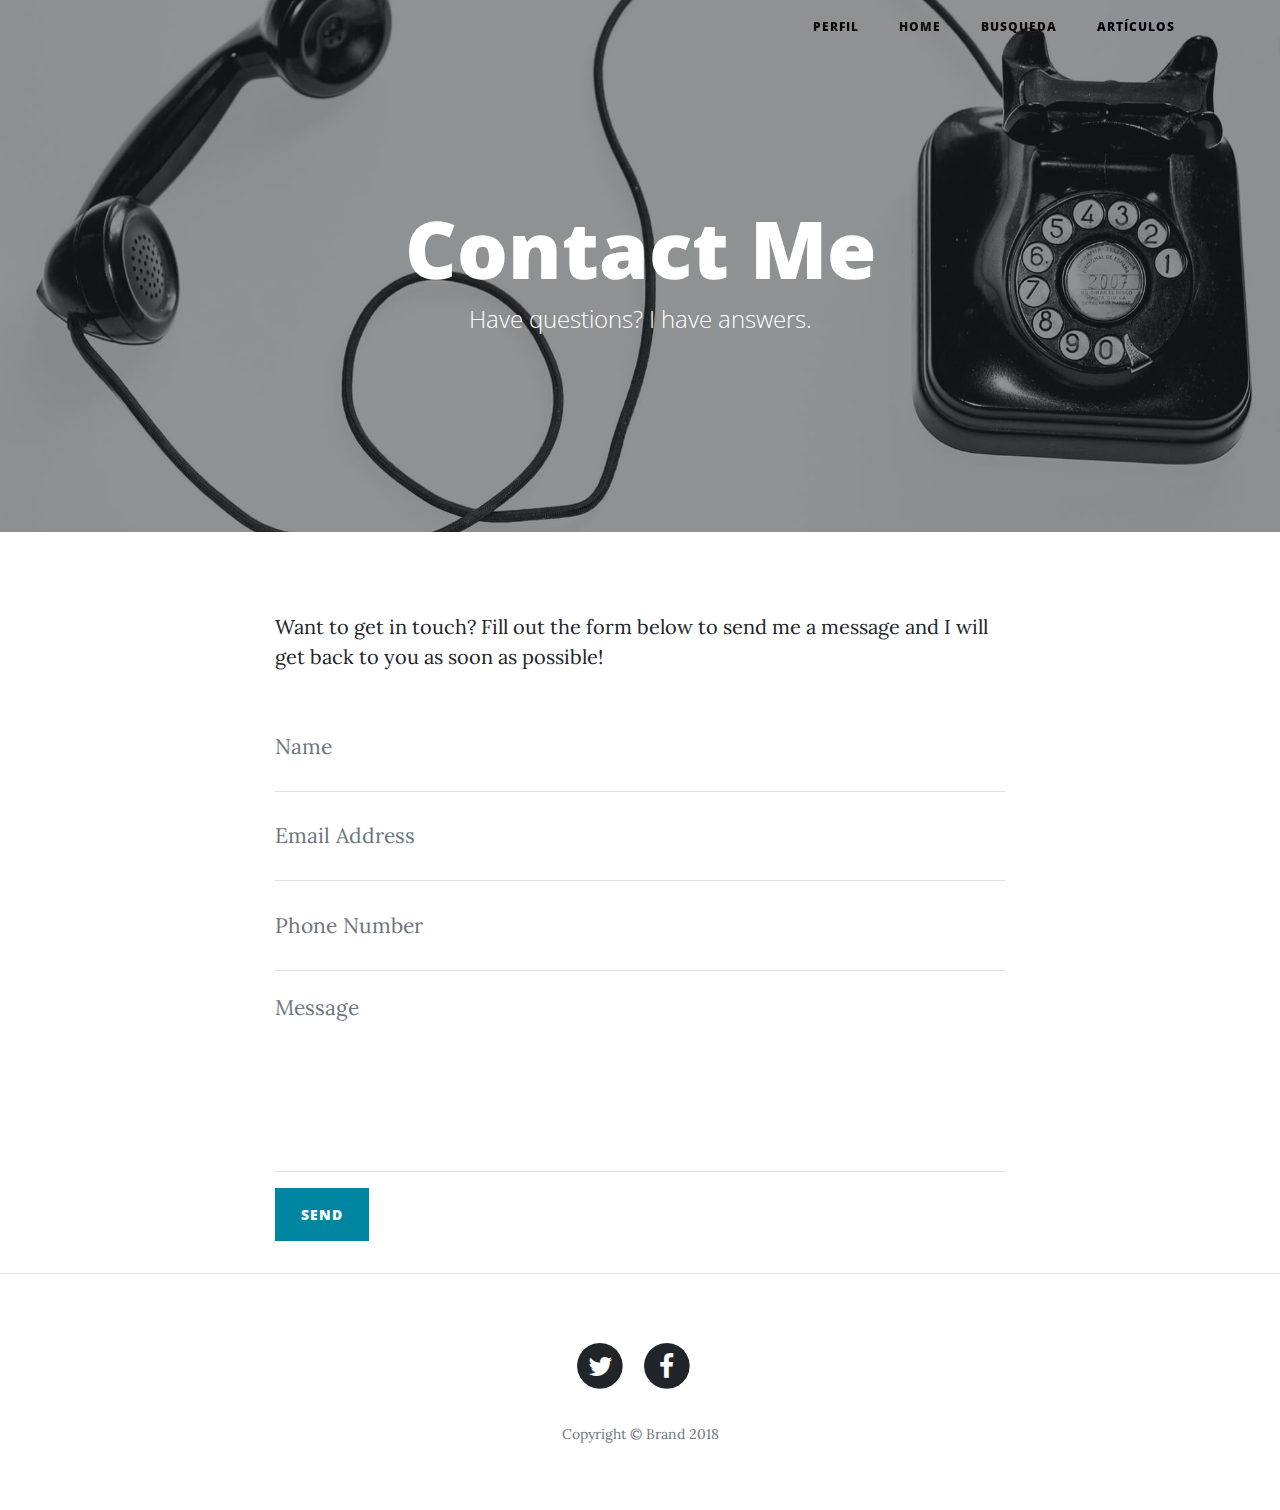
<file: contact.html>
<!DOCTYPE html>
<html>

<head>
    <meta charset="utf-8">
    <meta name="viewport" content="width=device-width, initial-scale=1.0, shrink-to-fit=no">
    <title>Contact us - Brand</title>
    <link rel="stylesheet" href="assets/bootstrap/css/bootstrap.min.css">
    <link rel="stylesheet" href="https://fonts.googleapis.com/css?family=Open+Sans:300italic,400italic,600italic,700italic,800italic,400,300,600,700,800">
    <link rel="stylesheet" href="https://fonts.googleapis.com/css?family=Lora:400,700,400italic,700italic">
    <link rel="stylesheet" href="assets/fonts/font-awesome.min.css">
</head>

<body>
    <nav class="navbar navbar-light navbar-expand-lg fixed-top" id="mainNav">
        <div class="container"><button data-toggle="collapse" data-target="#navbarResponsive" class="navbar-toggler" aria-controls="navbarResponsive" aria-expanded="false" aria-label="Toggle navigation"><i class="fa fa-bars"></i></button>
            <div class="collapse navbar-collapse"
                id="navbarResponsive">
                <ul class="nav navbar-nav ml-auto">
                    <li class="nav-item" role="presentation"><a class="nav-link" href="index.html" style="color: rgb(16,6,6);">pERFIL</a></li>
                    <li class="nav-item" role="presentation"><a class="nav-link" href="about.html" style="color: rgb(20,11,11);">HOME</a></li>
                    <li class="nav-item" role="presentation"><a class="nav-link" href="contact.html" style="color: rgb(18,7,7);">Busqueda</a></li>
                    <li class="nav-item" role="presentation"><a class="nav-link" href="post.html" style="color: rgb(2,1,7);">Artículos</a></li>
                </ul>
            </div>
        </div>
    </nav>
    <header class="masthead" style="background-image:url('assets/img/contact-bg.jpg');">
        <div class="overlay"></div>
        <div class="container">
            <div class="row">
                <div class="col-md-10 col-lg-8 mx-auto">
                    <div class="site-heading">
                        <h1>Contact Me</h1><span class="subheading">Have questions? I have answers.</span></div>
                </div>
            </div>
        </div>
    </header>
    <div class="container">
        <div class="row">
            <div class="col-md-10 col-lg-8 mx-auto">
                <p>Want to get in touch? Fill out the form below to send me a message and I will get back to you as soon as possible!</p>
                <form id="contactForm" name="sentMessage" novalidate="novalidate">
                    <div class="control-group">
                        <div class="form-group floating-label-form-group controls"><label>Name</label><input class="form-control" type="text" id="name" required="" placeholder="Name"><small class="form-text text-danger help-block"></small></div>
                    </div>
                    <div class="control-group">
                        <div class="form-group floating-label-form-group controls"><label>Email Address</label><input class="form-control" type="email" id="email" required="" placeholder="Email Address"><small class="form-text text-danger help-block"></small></div>
                    </div>
                    <div class="control-group">
                        <div class="form-group floating-label-form-group controls"><label>Phone Number</label><input class="form-control" type="tel" id="phone" required="" placeholder="Phone Number"><small class="form-text text-danger help-block"></small></div>
                    </div>
                    <div class="control-group">
                        <div class="form-group floating-label-form-group controls mb-3"><label>Message</label><textarea class="form-control" id="message" data-validation-required-message="Please enter a message." required="" placeholder="Message" rows="5"></textarea><small class="form-text text-danger help-block"></small></div>
                    </div>
                    <div id="success"></div>
                    <div class="form-group"><button class="btn btn-primary" id="sendMessageButton" type="submit">Send</button></div>
                </form>
            </div>
        </div>
    </div>
    <hr>
    <footer>
        <div class="container">
            <div class="row">
                <div class="col-md-10 col-lg-8 mx-auto">
                    <ul class="list-inline text-center">
                        <li class="list-inline-item"><span class="fa-stack fa-lg"><i class="fa fa-circle fa-stack-2x"></i><i class="fa fa-twitter fa-stack-1x fa-inverse"></i></span></li>
                        <li class="list-inline-item"><span class="fa-stack fa-lg"><i class="fa fa-circle fa-stack-2x"></i><i class="fa fa-facebook fa-stack-1x fa-inverse"></i></span></li>
                        <li class="list-inline-item"></li>
                    </ul>
                    <p class="text-muted copyright">Copyright&nbsp;©&nbsp;Brand 2018</p>
                </div>
            </div>
        </div>
    </footer>
    <script src="assets/js/jquery.min.js"></script>
    <script src="assets/bootstrap/js/bootstrap.min.js"></script>
    <script src="assets/js/clean-blog.js"></script>
</body>

</html>
</file>
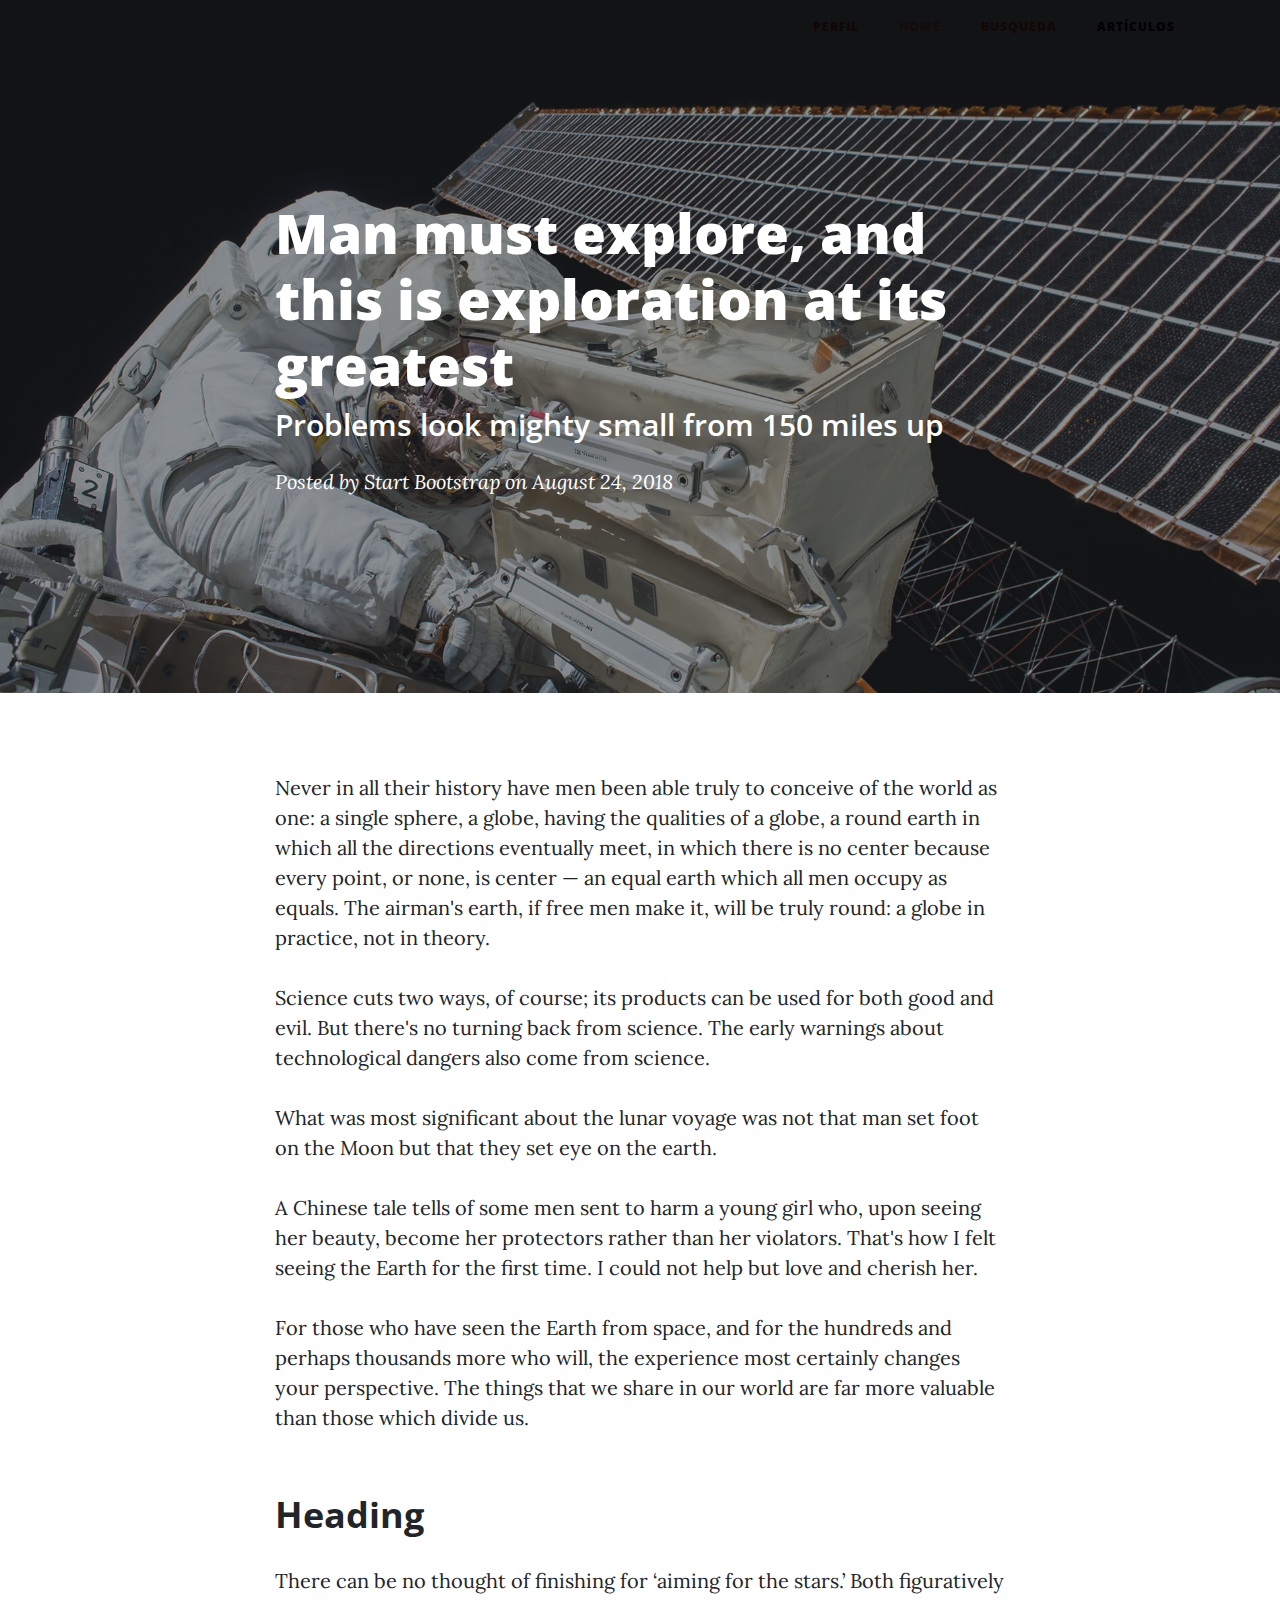
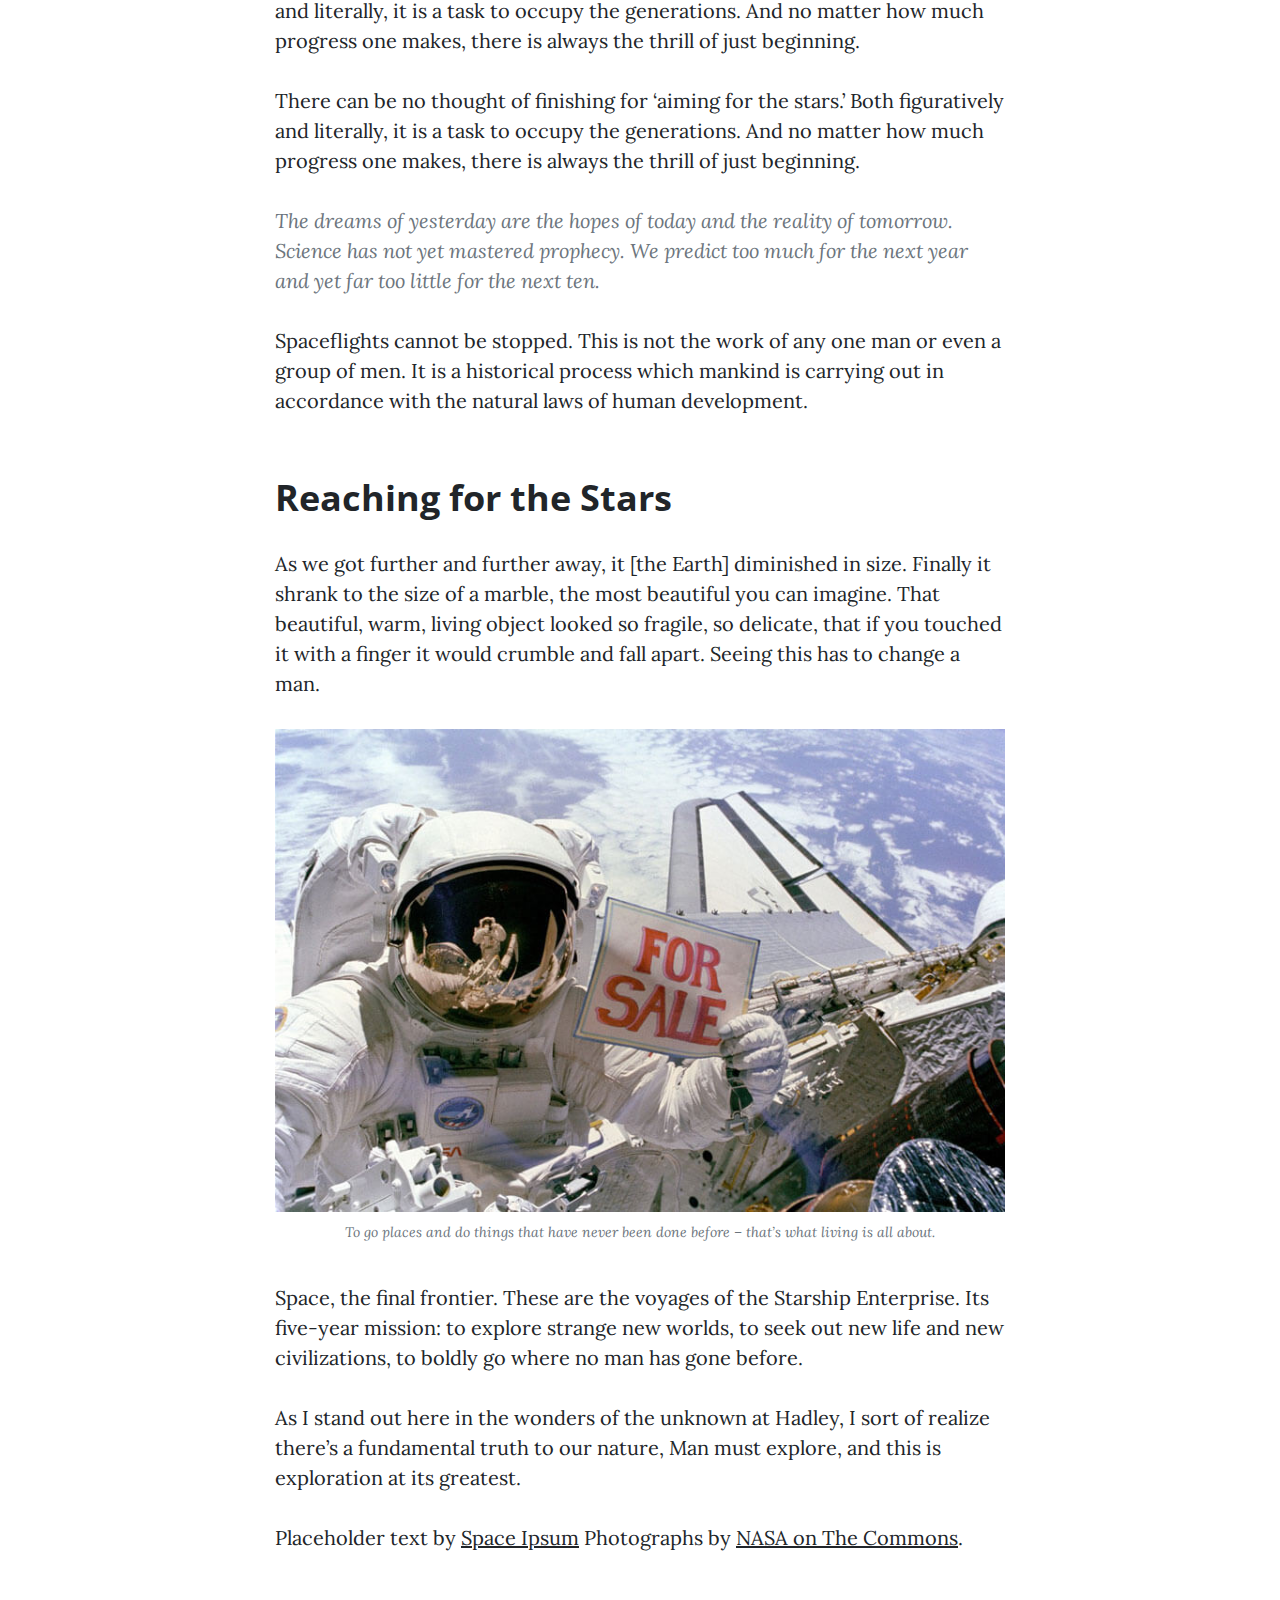
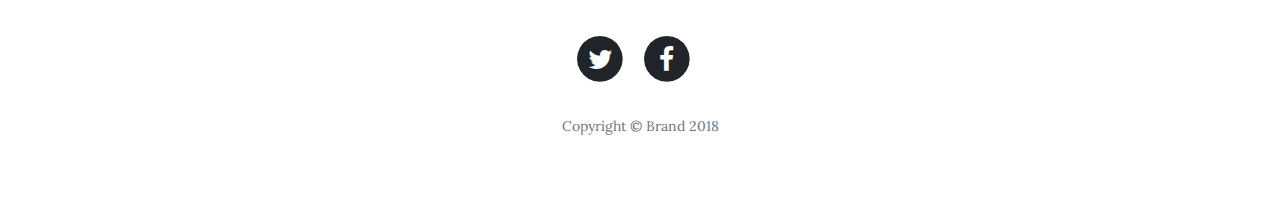
<file: post.html>
<!DOCTYPE html>
<html>

<head>
    <meta charset="utf-8">
    <meta name="viewport" content="width=device-width, initial-scale=1.0, shrink-to-fit=no">
    <title>Blog Post - Brand</title>
    <link rel="stylesheet" href="assets/bootstrap/css/bootstrap.min.css">
    <link rel="stylesheet" href="https://fonts.googleapis.com/css?family=Open+Sans:300italic,400italic,600italic,700italic,800italic,400,300,600,700,800">
    <link rel="stylesheet" href="https://fonts.googleapis.com/css?family=Lora:400,700,400italic,700italic">
    <link rel="stylesheet" href="assets/fonts/font-awesome.min.css">
</head>

<body>
    <nav class="navbar navbar-light navbar-expand-lg fixed-top" id="mainNav">
        <div class="container"><button data-toggle="collapse" data-target="#navbarResponsive" class="navbar-toggler" aria-controls="navbarResponsive" aria-expanded="false" aria-label="Toggle navigation"><i class="fa fa-bars"></i></button>
            <div class="collapse navbar-collapse"
                id="navbarResponsive">
                <ul class="nav navbar-nav ml-auto">
                    <li class="nav-item" role="presentation"><a class="nav-link" href="index.html" style="color: rgb(16,6,6);">pERFIL</a></li>
                    <li class="nav-item" role="presentation"><a class="nav-link" href="UNAMhack1/index.html" style="color: rgb(20,11,11);">HOME</a></li>
                    <li class="nav-item" role="presentation"><a class="nav-link" href="Articulos.html" style="color: rgb(18,7,7);">Busqueda</a></li>
                    <li class="nav-item" role="presentation"><a class="nav-link" href="Articulos.html" style="color: rgb(2,1,7);">Artículos</a></li>
                </ul>
            </div>
        </div>
    </nav>
    <header class="masthead" style="background-image:url('assets/img/post-bg.jpg');">
        <div class="overlay"></div>
        <div class="container">
            <div class="row">
                <div class="col-md-10 col-lg-8 mx-auto">
                    <div class="post-heading">
                        <h1>Man must explore, and this is exploration at its greatest</h1>
                        <h2 class="subheading">Problems look mighty small from 150 miles up</h2><span class="meta">Posted by&nbsp;<a href="#">Start Bootstrap</a>&nbsp;on August 24, 2018</span></div>
                </div>
            </div>
        </div>
    </header>
    <article>
        <div class="container">
            <div class="row">
                <div class="col-md-10 col-lg-8 mx-auto">
                    <p>Never in all their history have men been able truly to conceive of the world as one: a single sphere, a globe, having the qualities of a globe, a round earth in which all the directions eventually meet, in which there is no center
                        because every point, or none, is center — an equal earth which all men occupy as equals. The airman's earth, if free men make it, will be truly round: a globe in practice, not in theory.</p>
                    <p>Science cuts two ways, of course; its products can be used for both good and evil. But there's no turning back from science. The early warnings about technological dangers also come from science.</p>
                    <p>What was most significant about the lunar voyage was not that man set foot on the Moon but that they set eye on the earth.</p>
                    <p>A Chinese tale tells of some men sent to harm a young girl who, upon seeing her beauty, become her protectors rather than her violators. That's how I felt seeing the Earth for the first time. I could not help but love and cherish her.</p>
                    <p>For those who have seen the Earth from space, and for the hundreds and perhaps thousands more who will, the experience most certainly changes your perspective. The things that we share in our world are far more valuable than those
                        which divide us.</p>
                    <h2 class="section-heading">Heading</h2>
                    <p>There can be no thought of finishing for ‘aiming for the stars.’ Both figuratively and literally, it is a task to occupy the generations. And no matter how much progress one makes, there is always the thrill of just beginning.</p>
                    <p>There can be no thought of finishing for ‘aiming for the stars.’ Both figuratively and literally, it is a task to occupy the generations. And no matter how much progress one makes, there is always the thrill of just beginning.</p>
                    <blockquote
                        class="blockquote">
                        <p class="mb-0">The dreams of yesterday are the hopes of today and the reality of tomorrow. Science has not yet mastered prophecy. We predict too much for the next year and yet far too little for the next ten.</p>
                        </blockquote>
                        <p>Spaceflights cannot be stopped. This is not the work of any one man or even a group of men. It is a historical process which mankind is carrying out in accordance with the natural laws of human development.</p>
                        <h2 class="section-heading">Reaching for the Stars</h2>
                        <p>As we got further and further away, it [the Earth] diminished in size. Finally it shrank to the size of a marble, the most beautiful you can imagine. That beautiful, warm, living object looked so fragile, so delicate, that if you
                            touched it with a finger it would crumble and fall apart. Seeing this has to change a man.</p><a href="#"><img class="img-fluid" src="assets/img/post-sample-image.jpg"></a><span class="caption text-muted">To go places and do things that have never been done before – that’s what living is all about.</span>
                        <p>Space, the final frontier. These are the voyages of the Starship Enterprise. Its five-year mission: to explore strange new worlds, to seek out new life and new civilizations, to boldly go where no man has gone before.</p>
                        <p>As I stand out here in the wonders of the unknown at Hadley, I sort of realize there’s a fundamental truth to our nature, Man must explore, and this is exploration at its greatest.</p>
                        <p><span>Placeholder text by&nbsp;</span><a href="http://spaceipsum.com">Space Ipsum</a><span>&nbsp;Photographs by&nbsp;</span><a href="https://www.flickr.com/photos/nasacommons/">NASA on The Commons</a>.</p>
                </div>
            </div>
        </div>
    </article>
    <footer>
        <div class="container">
            <div class="row">
                <div class="col-md-10 col-lg-8 mx-auto">
                    <ul class="list-inline text-center">
                        <li class="list-inline-item"><span class="fa-stack fa-lg"><i class="fa fa-circle fa-stack-2x"></i><i class="fa fa-twitter fa-stack-1x fa-inverse"></i></span></li>
                        <li class="list-inline-item"><span class="fa-stack fa-lg"><i class="fa fa-circle fa-stack-2x"></i><i class="fa fa-facebook fa-stack-1x fa-inverse"></i></span></li>
                        <li class="list-inline-item"></li>
                    </ul>
                    <p class="text-muted copyright">Copyright&nbsp;©&nbsp;Brand 2018</p>
                </div>
            </div>
        </div>
    </footer>
    <script src="assets/js/jquery.min.js"></script>
    <script src="assets/bootstrap/js/bootstrap.min.js"></script>
    <script src="assets/js/clean-blog.js"></script>
</body>

</html>
</file>
<file: UNAMhack/assets/css/Navigation-with-Search.css>
.navigation-clean-search {
  background: #fff;
  padding-top: .75rem;
  padding-bottom: .75rem;
  color: #333;
  border-radius: 0;
  box-shadow: none;
  border: none;
  margin-bottom: 0;
}

@media (min-width:768px) {
  .navigation-clean-search {
    padding-top: 1rem;
    padding-bottom: 1rem;
  }
}

.navigation-clean-search .navbar-brand {
  font-weight: bold;
  color: inherit;
}

.navigation-clean-search .navbar-brand:hover {
  color: #222;
}

.navigation-clean-search .navbar-toggler {
  border-color: #ddd;
}

.navigation-clean-search .navbar-toggler:hover, .navigation-clean-search .navbar-toggler:focus {
  background: none;
}

.navigation-clean-search .navbar-toggler {
  color: #888;
}

.navigation-clean-search .navbar-collapse, .navigation-clean-search .form-inline {
  border-top-color: #ddd;
}

.navigation-clean-search .navbar-nav a.active, .navigation-clean-search .navbar-nav > .show > a {
  background: none;
  box-shadow: none;
}

.navigation-clean-search.navbar-light .navbar-nav a.active, .navigation-clean-search.navbar-light .navbar-nav a.active:focus, .navigation-clean-search.navbar-light .navbar-nav a.active:hover {
  color: #8f8f8f;
  box-shadow: none;
  background: none;
  pointer-events: none;
}

.navigation-clean-search.navbar .navbar-nav .nav-link {
  padding-left: 18px;
  padding-right: 18px;
}

.navigation-clean-search.navbar-light .navbar-nav .nav-link {
  color: #465765;
}

.navigation-clean-search.navbar-light .navbar-nav .nav-link:focus, .navigation-clean-search.navbar-light .navbar-nav .nav-link:hover {
  color: #37434d !important;
  background-color: transparent;
}

.navigation-clean-search .action-button, .navigation-clean-button .action-button:active {
  background: #56c6c6;
  border-radius: 20px;
  font-size: inherit;
  color: #fff !important;
  box-shadow: none;
  border: none;
  text-shadow: none;
  padding: 8px 20px;
  transition: background-color 0.25s;
}

.navigation-clean-search .action-button:hover, .navigation-clean-search .action-button:focus {
  background: #66d7d7;
}

.navigation-clean-search .form-inline label {
  color: #ccc;
}

.navigation-clean-search .form-inline .search-field {
  background: none;
  border: none;
  border-bottom: 1px solid transparent;
  border-radius: 0;
  color: #ccc;
  box-shadow: none;
  color: inherit;
  transition: border-bottom-color 0.3s;
}

@media (max-width:767px) {
  .navigation-clean-search .form-inline .search-field {
    display: inline-block;
    width: 80%;
  }
}

.navigation-clean-search .form-inline .search-field:focus {
  border-bottom: 1px solid #ccc;
}
</file>
<file: UNAMhack/assets/css/untitled.css>
.fa.fa-support {
  font-size: xx-large;
}

.fa.fa-star {
  font-size: xx-large;
}

.fa.fa-heart-o {
  font-size: x-large;
}

img, svg {
  padding: initial;
}
</file>
<file: UNAMhack1/assets/css/Navigation-with-Search.css>
.navigation-clean-search {
  background: #fff;
  padding-top: .75rem;
  padding-bottom: .75rem;
  color: #333;
  border-radius: 0;
  box-shadow: none;
  border: none;
  margin-bottom: 0;
}

@media (min-width:768px) {
  .navigation-clean-search {
    padding-top: 1rem;
    padding-bottom: 1rem;
  }
}

.navigation-clean-search .navbar-brand {
  font-weight: bold;
  color: inherit;
}

.navigation-clean-search .navbar-brand:hover {
  color: #222;
}

.navigation-clean-search .navbar-toggler {
  border-color: #ddd;
}

.navigation-clean-search .navbar-toggler:hover, .navigation-clean-search .navbar-toggler:focus {
  background: none;
}

.navigation-clean-search .navbar-toggler {
  color: #888;
}

.navigation-clean-search .navbar-collapse, .navigation-clean-search .form-inline {
  border-top-color: #ddd;
}

.navigation-clean-search .navbar-nav a.active, .navigation-clean-search .navbar-nav > .show > a {
  background: none;
  box-shadow: none;
}

.navigation-clean-search.navbar-light .navbar-nav a.active, .navigation-clean-search.navbar-light .navbar-nav a.active:focus, .navigation-clean-search.navbar-light .navbar-nav a.active:hover {
  color: #8f8f8f;
  box-shadow: none;
  background: none;
  pointer-events: none;
}

.navigation-clean-search.navbar .navbar-nav .nav-link {
  padding-left: 18px;
  padding-right: 18px;
}

.navigation-clean-search.navbar-light .navbar-nav .nav-link {
  color: #465765;
}

.navigation-clean-search.navbar-light .navbar-nav .nav-link:focus, .navigation-clean-search.navbar-light .navbar-nav .nav-link:hover {
  color: #37434d !important;
  background-color: transparent;
}

.navigation-clean-search .action-button, .navigation-clean-button .action-button:active {
  background: #56c6c6;
  border-radius: 20px;
  font-size: inherit;
  color: #fff !important;
  box-shadow: none;
  border: none;
  text-shadow: none;
  padding: 8px 20px;
  transition: background-color 0.25s;
}

.navigation-clean-search .action-button:hover, .navigation-clean-search .action-button:focus {
  background: #66d7d7;
}

.navigation-clean-search .form-inline label {
  color: #ccc;
}

.navigation-clean-search .form-inline .search-field {
  background: none;
  border: none;
  border-bottom: 1px solid transparent;
  border-radius: 0;
  color: #ccc;
  box-shadow: none;
  color: inherit;
  transition: border-bottom-color 0.3s;
}

@media (max-width:767px) {
  .navigation-clean-search .form-inline .search-field {
    display: inline-block;
    width: 80%;
  }
}

.navigation-clean-search .form-inline .search-field:focus {
  border-bottom: 1px solid #ccc;
}
</file>
<file: UNAMhack1/assets/css/untitled.css>
.fa.fa-support {
  font-size: xx-large;
}

.fa.fa-star {
  font-size: xx-large;
}

.fa.fa-heart-o {
  font-size: x-large;
}

img, svg {
  padding: initial;
}
</file>
